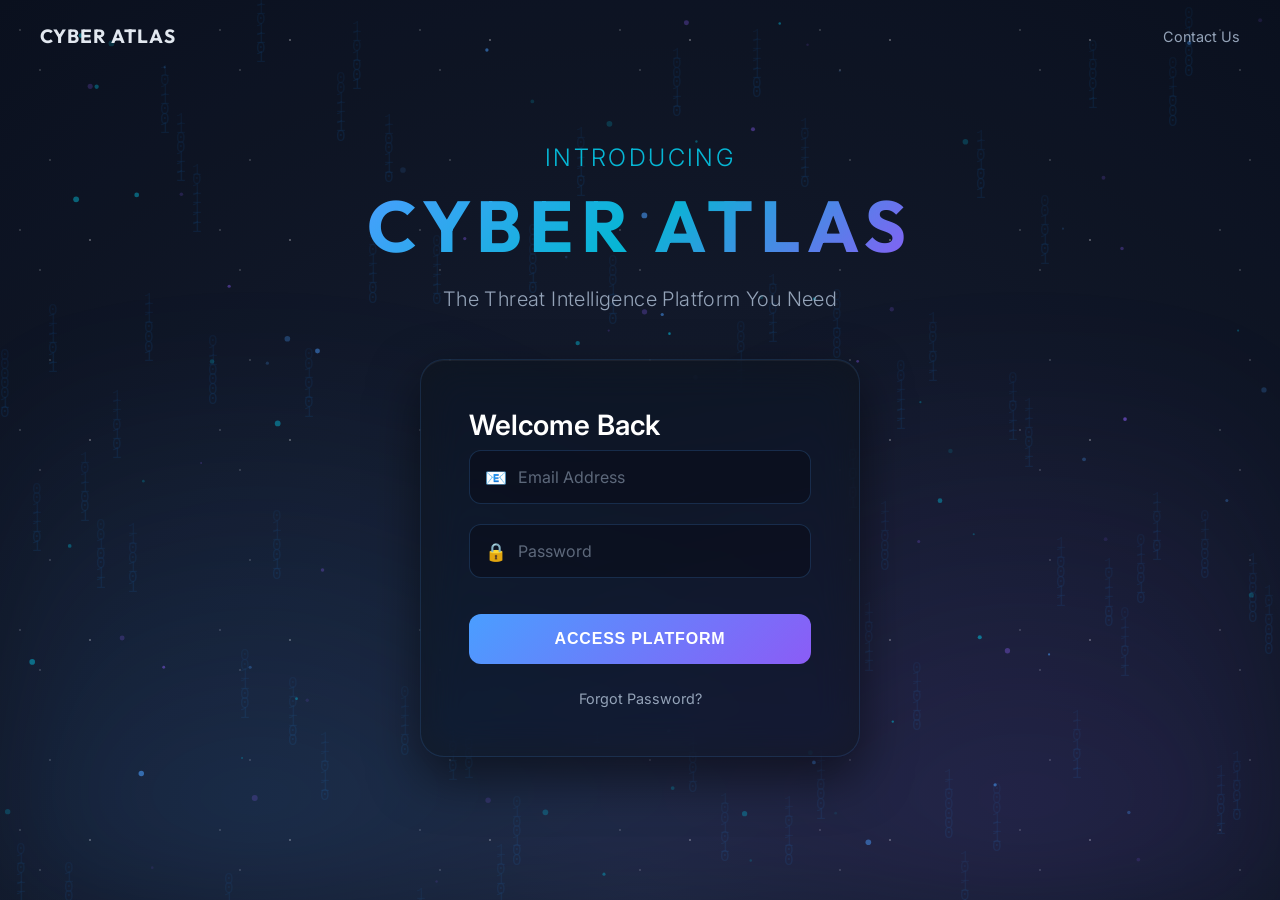
<file: frontend_static/index.html>
<!DOCTYPE html>
<html lang="en">
<head>
    <meta charset="UTF-8">
    <meta name="viewport" content="width=device-width, initial-scale=1.0">
    <title>Cyber Atlas | Thread Intelligence Platform</title>
    <link href="https://fonts.googleapis.com/css2?family=Inter:wght@300;400;500;600;700&family=Outfit:wght@300;400;600;700&display=swap" rel="stylesheet">
    <link rel="stylesheet" href="css/login.css">
    <style>
        /* Critical CSS for loading state */
        body { margin: 0; background: #000; overflow: hidden; }
        .loading-screen { position: fixed; inset: 0; display: flex; align-items: center; justify-content: center; z-index: 9999; background: #000; transition: opacity 0.5s; }
    </style>
</head>
<body>

    <!-- Background Layers -->
    <div class="space-background">
        <div class="stars"></div>
        <div class="nebula"></div>
        <canvas id="particle-canvas"></canvas>
        <canvas id="matrix-canvas"></canvas>
    </div>

    <!-- Main Content -->
    <header class="app-header">
        <div class="logo">CYBER ATLAS</div>
        <a href="#" class="contact-link">Contact Us</a>
    </header>

    <main class="login-container">
        <!-- Text Content -->
        <div class="hero-section">
            <h2 class="fade-in delay-1">Introducing</h2>
            <h1 class="main-title fade-in delay-2">CYBER ATLAS</h1>
            <p class="subtitle fade-in delay-3">The Threat Intelligence Platform You Need</p>
        </div>

        <!-- Login Card -->
        <div class="login-card glass slide-up delay-4">
            <h3 class="card-title">Welcome Back</h3>
            <form id="login-form">
                <div class="input-group">
                    <div class="input-wrapper">
                        <span class="input-icon">📧</span>
                        <input type="email" id="email" placeholder="Email Address" required>
                    </div>
                </div>

                <div class="input-group">
                    <div class="input-wrapper">
                        <span class="input-icon">🔒</span>
                        <input type="password" id="password" placeholder="Password" required>
                    </div>
                </div>

                <button type="submit" class="login-btn" id="login-btn">
                    <span>ACCESS PLATFORM</span>
                    <div class="btn-glow"></div>
                </button>
            </form>

            <div class="login-footer">
                <a href="#">Forgot Password?</a>
            </div>
        </div>
    </main>

    <script src="js/login.js"></script>
</body>
</html>
</file>
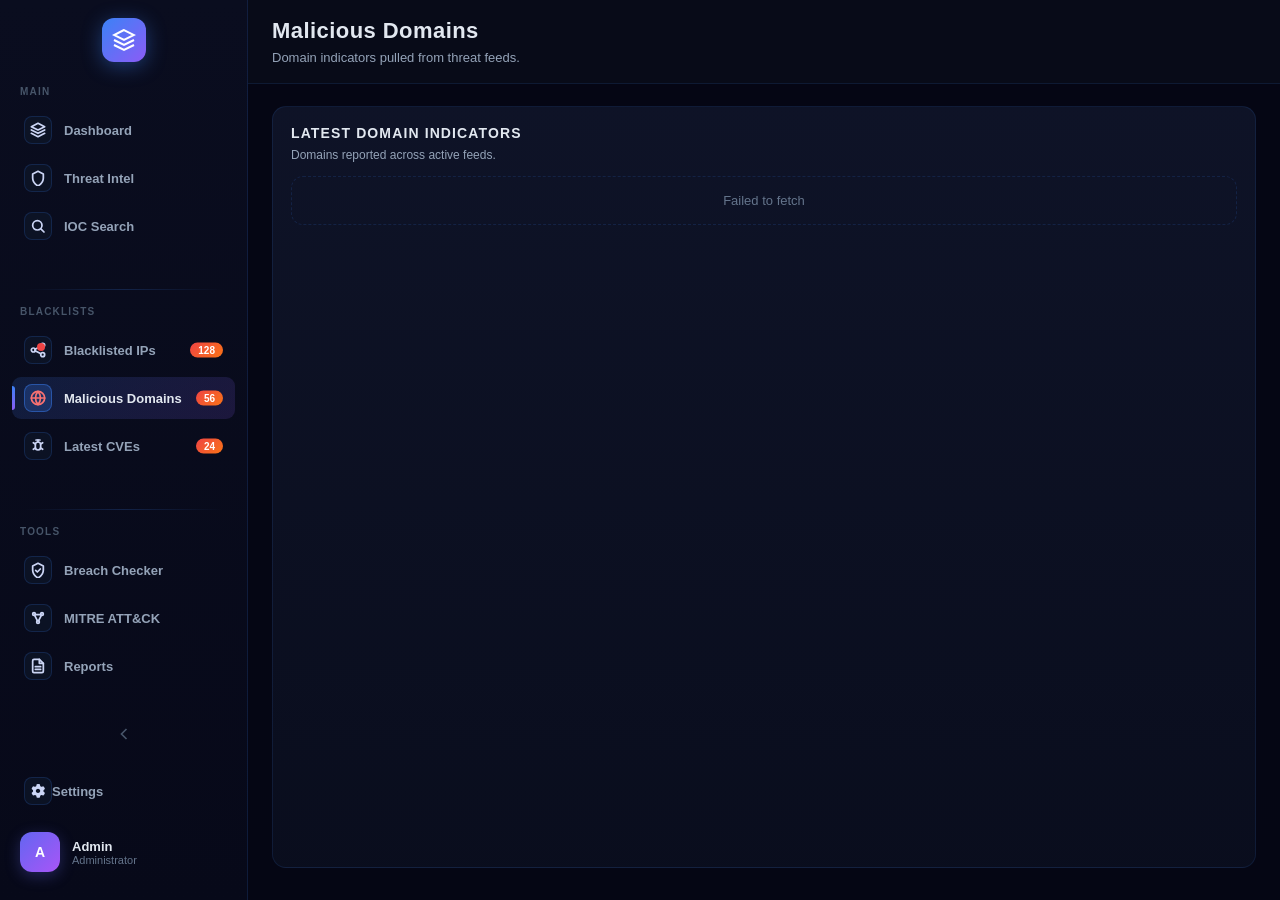
<file: frontend_static/blacklist-domains.html>
<!DOCTYPE html>
<html lang="en">

<head>
    <meta charset="UTF-8">
    <meta name="viewport" content="width=device-width, initial-scale=1.0">
    <title>Malicious Domains | Cyber Atlas</title>
    <link rel="stylesheet" href="https://cdnjs.cloudflare.com/ajax/libs/font-awesome/6.4.0/css/all.min.css">
    <link rel="stylesheet" href="css/dashboard.css">
    <link rel="stylesheet" href="css/sidebar.css?v=20260129a">
    <link rel="stylesheet" href="css/pages.css?v=20260129a">
</head>

<body class="page-shell">
    <div class="app-container">
        <aside class="sidebar" id="sidebar"></aside>

        <main class="main-content">
            <header class="page-header">
                <div class="page-title">
                    <h1>Malicious Domains</h1>
                    <p>Domain indicators pulled from threat feeds.</p>
                </div>
            </header>

            <section class="page-grid" id="domains-page">
                <div class="page-card">
                    <div class="page-card-header">
                        <div>
                            <h3>Latest Domain Indicators</h3>
                            <p class="page-subtext">Domains reported across active feeds.</p>
                        </div>
                        <span class="page-meta" id="domains-meta"></span>
                    </div>
                    <div id="domains-table"></div>
                    <div id="domains-pagination"></div>
                </div>
            </section>
        </main>
    </div>

    <script src="js/sidebar.js?v=20260129a"></script>
    <script src="js/page-utils.js?v=20260115b"></script>
    <script src="js/pages.js?v=20260129a"></script>
</body>

</html>
</file>
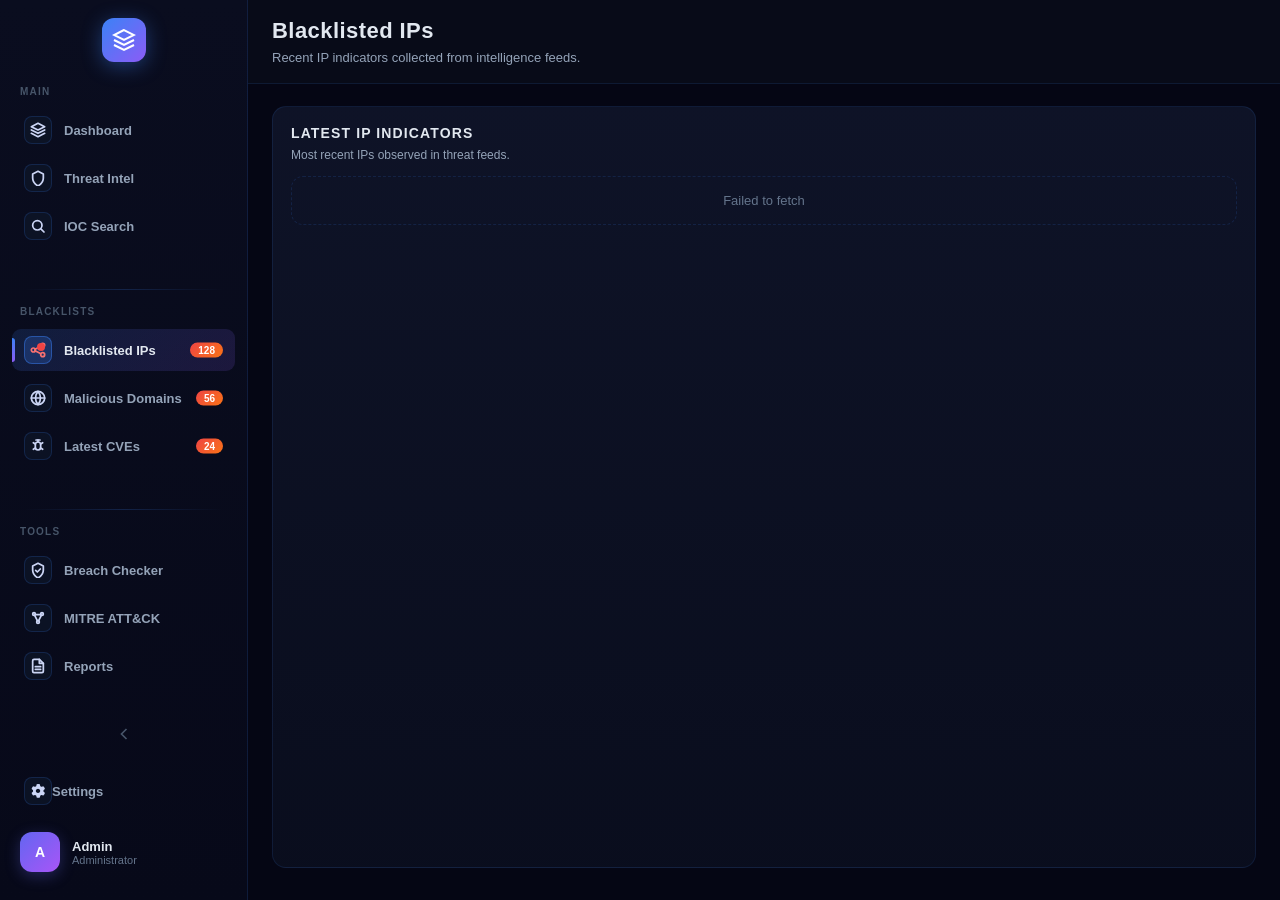
<file: frontend_static/blacklist-ips.html>
<!DOCTYPE html>
<html lang="en">

<head>
    <meta charset="UTF-8">
    <meta name="viewport" content="width=device-width, initial-scale=1.0">
    <title>Blacklisted IPs | Cyber Atlas</title>
    <link rel="stylesheet" href="https://cdnjs.cloudflare.com/ajax/libs/font-awesome/6.4.0/css/all.min.css">
    <link rel="stylesheet" href="css/dashboard.css">
    <link rel="stylesheet" href="css/sidebar.css?v=20260129a">
    <link rel="stylesheet" href="css/pages.css?v=20260129a">
</head>

<body class="page-shell">
    <div class="app-container">
        <aside class="sidebar" id="sidebar"></aside>

        <main class="main-content">
            <header class="page-header">
                <div class="page-title">
                    <h1>Blacklisted IPs</h1>
                    <p>Recent IP indicators collected from intelligence feeds.</p>
                </div>
            </header>

            <section class="page-grid" id="ips-page">
                <div class="page-card">
                    <div class="page-card-header">
                        <div>
                            <h3>Latest IP Indicators</h3>
                            <p class="page-subtext">Most recent IPs observed in threat feeds.</p>
                        </div>
                        <span class="page-meta" id="ips-meta"></span>
                    </div>
                    <div id="ips-table"></div>
                    <div id="ips-pagination"></div>
                </div>
            </section>
        </main>
    </div>

    <script src="js/sidebar.js?v=20260129a"></script>
    <script src="js/page-utils.js?v=20260115b"></script>
    <script src="js/pages.js?v=20260129a"></script>
</body>

</html>
</file>
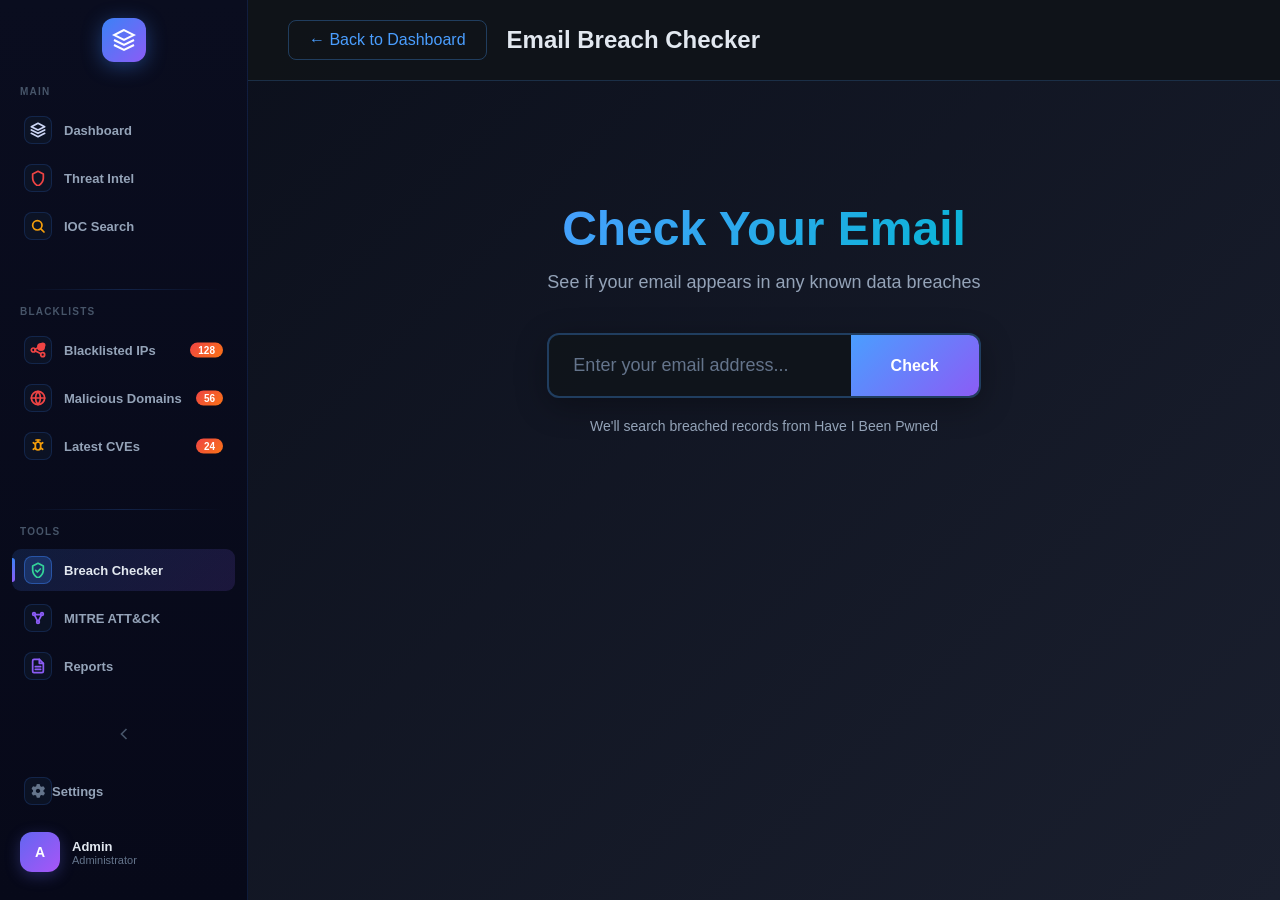
<file: frontend_static/breach-checker.html>
<!DOCTYPE html>
<html lang="en">
<head>
    <meta charset="UTF-8">
    <meta name="viewport" content="width=device-width, initial-scale=1.0">
    <title>Breach Check - Cyber Atlas</title>
    <link rel="stylesheet" href="https://cdnjs.cloudflare.com/ajax/libs/font-awesome/6.4.0/css/all.min.css">
    <link rel="stylesheet" href="css/dashboard.css">
    <link rel="stylesheet" href="css/sidebar.css?v=20260129a">
    <style>
        * {
            margin: 0;
            padding: 0;
            box-sizing: border-box;
        }

        body {
            background: linear-gradient(135deg, #0a0e1a 0%, #1a1f2e 100%);
            color: #e2e8f0;
            font-family: -apple-system, BlinkMacSystemFont, "Segoe UI", sans-serif;
            min-height: 100vh;
        }

        .breach-header {
            display: flex;
            align-items: center;
            gap: 20px;
            padding: 20px 40px;
            background: rgba(15, 20, 25, 0.95);
            border-bottom: 1px solid rgba(74, 158, 255, 0.2);
        }

        .btn-back {
            background: transparent;
            border: 1px solid rgba(74, 158, 255, 0.3);
            color: #4a9eff;
            padding: 10px 20px;
            border-radius: 8px;
            cursor: pointer;
            transition: all 0.3s ease;
            text-decoration: none;
            display: inline-block;
        }

        .btn-back:hover {
            background: rgba(74, 158, 255, 0.1);
            border-color: #4a9eff;
        }

        .breach-container {
            max-width: 1200px;
            margin: 40px auto;
            padding: 20px;
        }

        .search-section {
            text-align: center;
            padding: 60px 20px;
        }

        .search-section h1 {
            font-size: 48px;
            margin-bottom: 16px;
            background: linear-gradient(135deg, #4a9eff 0%, #06b6d4 100%);
            -webkit-background-clip: text;
            -webkit-text-fill-color: transparent;
        }

        .search-box-large {
            display: flex;
            max-width: 600px;
            margin: 40px auto 20px;
            background: rgba(15, 20, 25, 0.8);
            border: 2px solid rgba(74, 158, 255, 0.3);
            border-radius: 12px;
            overflow: hidden;
            box-shadow: 0 8px 32px rgba(0, 0, 0, 0.3);
        }

        .search-box-large input {
            flex: 1;
            background: transparent;
            border: none;
            padding: 20px 24px;
            color: #e2e8f0;
            font-size: 18px;
            outline: none;
        }

        .search-box-large input::placeholder {
            color: #64748b;
        }

        .btn-check {
            background: linear-gradient(135deg, #4a9eff 0%, #8b5cf6 100%);
            border: none;
            padding: 20px 40px;
            color: white;
            font-weight: 600;
            cursor: pointer;
            transition: all 0.3s ease;
            font-size: 16px;
        }

        .btn-check:hover:not(:disabled) {
            filter: brightness(1.2);
            transform: scale(1.02);
        }

        .btn-check:disabled {
            opacity: 0.6;
            cursor: not-allowed;
        }

        .search-hint {
            color: #94a3b8;
            font-size: 14px;
            margin-top: 12px;
        }

        .loader {
            display: inline-block;
            width: 20px;
            height: 20px;
            border: 3px solid rgba(255, 255, 255, 0.3);
            border-top-color: white;
            border-radius: 50%;
            animation: spin 0.8s linear infinite;
        }

        @keyframes spin {
            to { transform: rotate(360deg); }
        }

        .results-section {
            display: none;
            animation: fadeIn 0.5s ease-in;
        }

        @keyframes fadeIn {
            from { opacity: 0; }
            to { opacity: 1; }
        }

        .no-breach {
            text-align: center;
            padding: 80px 20px;
            position: relative;
        }

        .success-icon {
            width: 140px;
            height: 140px;
            margin: 0 auto 30px;
            background: linear-gradient(135deg, #10b981 0%, #06b6d4 100%);
            border-radius: 50%;
            display: flex;
            align-items: center;
            justify-content: center;
            font-size: 80px;
            animation: successPulse 2s ease-in-out infinite;
        }

        @keyframes successPulse {
            0%, 100% { transform: scale(1); box-shadow: 0 0 0 0 rgba(16, 185, 129, 0.7); }
            50% { transform: scale(1.05); box-shadow: 0 0 0 20px rgba(16, 185, 129, 0); }
        }

        .no-breach h2 {
            font-size: 42px;
            color: #10b981;
            margin-bottom: 16px;
        }

        .email-checked {
            font-size: 20px;
            color: #4a9eff;
            font-weight: 600;
            margin: 20px 0;
        }

        .success-message {
            font-size: 18px;
            color: #94a3b8;
            max-width: 600px;
            margin: 0 auto;
            line-height: 1.6;
        }

        #fireworks {
            position: fixed;
            top: 0;
            left: 0;
            width: 100%;
            height: 100%;
            pointer-events: none;
            z-index: 9999;
        }

        .breach-summary {
            text-align: center;
            margin-bottom: 50px;
            padding: 40px;
            background: rgba(239, 68, 68, 0.05);
            border: 2px solid rgba(239, 68, 68, 0.3);
            border-radius: 16px;
        }

        .breach-icon {
            font-size: 72px;
            margin-bottom: 20px;
        }

        .breach-summary h2 {
            font-size: 38px;
            color: #ef4444;
            margin-bottom: 16px;
        }

        .breach-stats {
            display: grid;
            grid-template-columns: repeat(3, 1fr);
            gap: 40px;
            margin-top: 40px;
            max-width: 900px;
            margin-left: auto;
            margin-right: auto;
        }

        .stat {
            text-align: center;
        }

        .stat-number {
            font-size: 52px;
            font-weight: 700;
            color: #ef4444;
            display: block;
            margin-bottom: 8px;
        }

        .stat-label {
            font-size: 14px;
            color: #94a3b8;
            text-transform: uppercase;
            letter-spacing: 0.05em;
        }

        .breach-cards {
            display: grid;
            gap: 24px;
            max-width: 1000px;
            margin: 0 auto;
        }

        .breach-card {
            background: rgba(15, 20, 25, 0.9);
            border: 1px solid rgba(74, 158, 255, 0.2);
            border-radius: 16px;
            padding: 28px;
            transition: all 0.3s ease;
            animation: slideIn 0.5s ease-out backwards;
        }

        .breach-card:hover {
            border-color: rgba(74, 158, 255, 0.5);
            box-shadow: 0 8px 32px rgba(74, 158, 255, 0.2);
            transform: translateY(-4px);
        }

        .breach-card:nth-child(1) { animation-delay: 0.1s; }
        .breach-card:nth-child(2) { animation-delay: 0.15s; }
        .breach-card:nth-child(3) { animation-delay: 0.2s; }
        .breach-card:nth-child(4) { animation-delay: 0.25s; }
        .breach-card:nth-child(5) { animation-delay: 0.3s; }

        @keyframes slideIn {
            from {
                opacity: 0;
                transform: translateX(-30px);
            }
            to {
                opacity: 1;
                transform: translateX(0);
            }
        }

        .breach-header-content {
            display: flex;
            align-items: center;
            gap: 20px;
            margin-bottom: 20px;
        }

        .breach-logo {
            width: 56px;
            height: 56px;
            border-radius: 10px;
            object-fit: cover;
            background: rgba(74, 158, 255, 0.1);
            border: 1px solid rgba(74, 158, 255, 0.2);
        }

        .breach-title-section {
            flex: 1;
        }

        .breach-title {
            font-size: 24px;
            font-weight: 600;
            color: #e2e8f0;
            margin-bottom: 6px;
        }

        .breach-domain {
            font-size: 14px;
            color: #64748b;
        }

        .breach-severity {
            padding: 8px 16px;
            border-radius: 8px;
            font-size: 13px;
            font-weight: 700;
            text-transform: uppercase;
            letter-spacing: 0.05em;
        }

        .severity-critical {
            background: rgba(239, 68, 68, 0.2);
            color: #ef4444;
            border: 2px solid rgba(239, 68, 68, 0.5);
        }

        .severity-high {
            background: rgba(245, 158, 11, 0.2);
            color: #f59e0b;
            border: 2px solid rgba(245, 158, 11, 0.5);
        }

        .severity-medium {
            background: rgba(251, 191, 36, 0.2);
            color: #fbbf24;
            border: 2px solid rgba(251, 191, 36, 0.5);
        }

        .severity-low {
            background: rgba(16, 185, 129, 0.2);
            color: #10b981;
            border: 2px solid rgba(16, 185, 129, 0.5);
        }

        .breach-meta {
            display: grid;
            grid-template-columns: repeat(3, 1fr);
            gap: 24px;
            margin-bottom: 20px;
            padding-bottom: 20px;
            border-bottom: 1px solid rgba(74, 158, 255, 0.1);
        }

        .meta-item {
            text-align: center;
        }

        .meta-label {
            font-size: 12px;
            color: #64748b;
            margin-bottom: 6px;
            display: block;
        }

        .meta-value {
            font-size: 16px;
            color: #e2e8f0;
            font-weight: 600;
        }

        .breach-description {
            font-size: 15px;
            color: #94a3b8;
            line-height: 1.7;
            margin-bottom: 20px;
        }

        .breach-data-classes {
            display: flex;
            flex-wrap: wrap;
            gap: 10px;
            margin-bottom: 16px;
        }

        .data-class-tag {
            background: rgba(74, 158, 255, 0.15);
            border: 1px solid rgba(74, 158, 255, 0.3);
            color: #4a9eff;
            padding: 6px 14px;
            border-radius: 8px;
            font-size: 13px;
            font-weight: 500;
        }

        .breach-badges {
            display: flex;
            gap: 10px;
        }

        .badge {
            padding: 6px 12px;
            border-radius: 6px;
            font-size: 12px;
            font-weight: 600;
        }

        .badge-verified {
            background: rgba(16, 185, 129, 0.2);
            color: #10b981;
            border: 1px solid rgba(16, 185, 129, 0.3);
        }

        .badge-sensitive {
            background: rgba(239, 68, 68, 0.2);
            color: #ef4444;
            border: 1px solid rgba(239, 68, 68, 0.3);
        }

        .badge-spam {
            background: rgba(100, 116, 139, 0.2);
            color: #94a3b8;
            border: 1px solid rgba(100, 116, 139, 0.3);
        }

        .error-message {
            background: rgba(239, 68, 68, 0.1);
            border: 1px solid rgba(239, 68, 68, 0.3);
            color: #ef4444;
            padding: 16px 24px;
            border-radius: 10px;
            margin: 20px auto;
            max-width: 600px;
            text-align: center;
        }

        @media (max-width: 768px) {
            .breach-stats {
                grid-template-columns: 1fr;
                gap: 24px;
            }

            .breach-meta {
                grid-template-columns: 1fr;
            }

            .search-section h1 {
                font-size: 32px;
            }
        }
    </style>
</head>
<body class="page-shell">
    <div class="app-container">
        <aside class="sidebar" id="sidebar"></aside>
        <main class="main-content">
            <header class="breach-header">
                <a href="dashboard.html" class="btn-back">&larr; Back to Dashboard</a>
                <h1 style="margin: 0; font-size: 24px;">Email Breach Checker</h1>
            </header>

            <div class="breach-container">
        <div class="search-section" id="searchSection">
            <h1>Check Your Email</h1>
            <p style="font-size: 18px; color: #94a3b8; margin-bottom: 40px;">
                See if your email appears in any known data breaches
            </p>

            <div class="search-box-large">
                <input
                    type="email"
                    id="emailInput"
                    placeholder="Enter your email address..."
                    autocomplete="email"
                />
                <button id="checkBtn" class="btn-check">
                    <span id="btnText">Check</span>
                    <span id="btnLoader" class="loader" style="display: none;"></span>
                </button>
            </div>

            <p class="search-hint">
                We'll search breached records from Have I Been Pwned
            </p>
        </div>

        <div class="results-section" id="resultsSection">
            <div class="no-breach" id="noBreach" style="display: none;">
                <div class="success-icon">&check;</div>
                <h2>Good News!</h2>
                <p class="email-checked" id="emailChecked"></p>
                <p class="success-message">
                    This email was not found in any known data breaches.<br>
                    Your credentials appear to be safe.
                </p>
                <canvas id="fireworks"></canvas>
            </div>

            <div id="breachResults" style="display: none;">
                <div class="breach-summary">
                    <div class="breach-icon">&#9888;</div>
                    <h2>Breaches Detected</h2>
                    <p class="email-checked" id="emailCheckedBreach"></p>

                    <div class="breach-stats">
                        <div class="stat">
                            <span class="stat-number" id="breachCount">0</span>
                            <span class="stat-label">Total Breaches</span>
                        </div>
                        <div class="stat">
                            <span class="stat-number" id="totalPwned">0</span>
                            <span class="stat-label">Accounts Exposed</span>
                        </div>
                        <div class="stat">
                            <span class="stat-number" id="mostRecent">N/A</span>
                            <span class="stat-label">Most Recent</span>
                        </div>
                    </div>
                </div>

                <div class="breach-cards" id="breachCards"></div>
            </div>
        </div>
            </div>
        </main>
    </div>

    <script src="js/sidebar.js?v=20260129a"></script>
    <script>
        class BreachChecker {
            constructor() {
                this.emailInput = document.getElementById("emailInput");
                this.checkBtn = document.getElementById("checkBtn");
                this.searchSection = document.getElementById("searchSection");
                this.resultsSection = document.getElementById("resultsSection");
                this.noBreach = document.getElementById("noBreach");
                this.breachResults = document.getElementById("breachResults");

                this.retryDelay = 2000;
                this.maxRetries = 5;

                this.init();
            }

            init() {
                this.emailInput.addEventListener("keypress", (e) => {
                    if (e.key === "Enter") {
                        this.checkEmail();
                    }
                });

                this.checkBtn.addEventListener("click", () => {
                    this.checkEmail();
                });
            }

            async checkEmail() {
                const email = this.emailInput.value.trim();

                if (!this.isValidEmail(email)) {
                    alert("Please enter a valid email address");
                    return;
                }

                this.setLoading(true);

                try {
                    const data = await this.fetchWithRetry(email);
                    this.displayResults(email, data);
                } catch (error) {
                    console.error("Breach check failed:", error);
                    this.showError(error.message);
                } finally {
                    this.setLoading(false);
                }
            }

            async fetchWithRetry(email, attempt = 1) {
                const url = `https://haveibeenpwned.com/unifiedsearch/${encodeURIComponent(email)}`;

                try {
                    const response = await fetch(url, {
                        method: "GET",
                        headers: {
                            "Accept": "application/json"
                        }
                    });

                    if (response.status === 404) {
                        return { Breaches: [], Pastes: null };
                    }

                    if (response.status === 429) {
                        if (attempt >= this.maxRetries) {
                            throw new Error("Rate limit exceeded. Please wait a few minutes and try again.");
                        }

                        const delay = this.retryDelay * Math.pow(2, attempt - 1);
                        await this.sleep(delay);
                        return this.fetchWithRetry(email, attempt + 1);
                    }

                    if (response.ok) {
                        return await response.json();
                    }

                    throw new Error(`Failed to check breaches (Status: ${response.status})`);
                } catch (error) {
                    if (error.name === "TypeError") {
                        throw new Error("Direct browser access is blocked by HIBP (CORS/auth). Use a proxy or API key.");
                    }
                    throw error;
                }
            }

            displayResults(email, data) {
                this.searchSection.style.display = "none";
                this.resultsSection.style.display = "block";

                const breaches = data.Breaches || [];

                if (breaches.length === 0) {
                    this.showNoBreach(email);
                } else {
                    this.showBreaches(email, breaches);
                }
            }

            showNoBreach(email) {
                this.noBreach.style.display = "block";
                this.breachResults.style.display = "none";

                document.getElementById("emailChecked").textContent = email;
                this.launchFireworks();
            }

            showBreaches(email, breaches) {
                this.noBreach.style.display = "none";
                this.breachResults.style.display = "block";

                const totalPwned = breaches.reduce((sum, b) => sum + (b.PwnCount || 0), 0);
                const mostRecent = breaches
                    .map((b) => new Date(b.BreachDate))
                    .sort((a, b) => b - a)[0];

                document.getElementById("emailCheckedBreach").textContent = email;
                document.getElementById("breachCount").textContent = breaches.length;
                document.getElementById("totalPwned").textContent = this.formatNumber(totalPwned);
                document.getElementById("mostRecent").textContent = this.formatDate(mostRecent);

                const container = document.getElementById("breachCards");
                container.innerHTML = "";

                breaches.forEach((breach) => {
                    const card = this.createBreachCard(breach);
                    container.appendChild(card);
                });
            }

            createBreachCard(breach) {
                const card = document.createElement("div");
                card.className = "breach-card";

                const severity = this.calculateSeverity(breach.PwnCount, breach.IsSensitive);
                const description = this.stripHTML(breach.Description || "");

                card.innerHTML = `
                    <div class="breach-header-content">
                        <img
                            src="${breach.LogoPath || ""}"
                            alt="${breach.Title || "Breach"}"
                            class="breach-logo"
                            onerror="this.src='data:image/svg+xml,%3Csvg xmlns=%22http://www.w3.org/2000/svg%22 width=%2256%22 height=%2256%22%3E%3Crect fill=%22%234a9eff%22 width=%2256%22 height=%2256%22/%3E%3C/svg%3E'"
                        />
                        <div class="breach-title-section">
                            <div class="breach-title">${breach.Title || breach.Name || "Unknown Breach"}</div>
                            ${breach.Domain ? `<div class="breach-domain">${breach.Domain}</div>` : ""}
                        </div>
                        <div class="breach-severity severity-${severity}">
                            ${severity}
                        </div>
                    </div>

                    <div class="breach-meta">
                        <div class="meta-item">
                            <span class="meta-label">Breach Date</span>
                            <span class="meta-value">${this.formatDate(breach.BreachDate)}</span>
                        </div>
                        <div class="meta-item">
                            <span class="meta-label">Accounts Affected</span>
                            <span class="meta-value">${this.formatNumber(breach.PwnCount || 0)}</span>
                        </div>
                        <div class="meta-item">
                            <span class="meta-label">Added to HIBP</span>
                            <span class="meta-value">${this.formatDate(breach.AddedDate)}</span>
                        </div>
                    </div>

                    <div class="breach-description">
                        ${description.length > 250 ? description.substring(0, 250) + "..." : description}
                    </div>

                    <div class="breach-data-classes">
                        ${(breach.DataClasses || []).map((dc) => `<span class="data-class-tag">${dc}</span>`).join("")}
                    </div>

                    <div class="breach-badges">
                        ${breach.IsVerified ? '<span class="badge badge-verified">Verified</span>' : ""}
                        ${breach.IsSensitive ? '<span class="badge badge-sensitive">Sensitive</span>' : ""}
                        ${breach.IsSpamList ? '<span class="badge badge-spam">Spam List</span>' : ""}
                    </div>
                `;

                return card;
            }

            calculateSeverity(pwnCount, isSensitive) {
                if (isSensitive || pwnCount > 100000000) return "critical";
                if (pwnCount > 10000000) return "high";
                if (pwnCount > 1000000) return "medium";
                return "low";
            }

            stripHTML(html) {
                const div = document.createElement("div");
                div.innerHTML = html;
                return div.textContent || div.innerText || "";
            }

            formatNumber(num) {
                if (num >= 1000000000) return (num / 1000000000).toFixed(1) + "B";
                if (num >= 1000000) return (num / 1000000).toFixed(1) + "M";
                if (num >= 1000) return (num / 1000).toFixed(1) + "K";
                return num.toString();
            }

            formatDate(dateStr) {
                if (!dateStr) return "N/A";
                const date = new Date(dateStr);
                if (Number.isNaN(date.getTime())) return "N/A";
                const months = ["Jan", "Feb", "Mar", "Apr", "May", "Jun", "Jul", "Aug", "Sep", "Oct", "Nov", "Dec"];
                return `${months[date.getMonth()]} ${date.getFullYear()}`;
            }

            launchFireworks() {
                const canvas = document.getElementById("fireworks");
                const ctx = canvas.getContext("2d");

                canvas.width = window.innerWidth;
                canvas.height = window.innerHeight;
                canvas.style.display = "block";

                const particles = [];
                const colors = ["#4a9eff", "#10b981", "#06b6d4", "#8b5cf6", "#fbbf24", "#ec4899"];

                class Particle {
                    constructor(x, y) {
                        this.x = x;
                        this.y = y;
                        this.vx = (Math.random() - 0.5) * 8;
                        this.vy = (Math.random() - 0.5) * 8;
                        this.alpha = 1;
                        this.color = colors[Math.floor(Math.random() * colors.length)];
                        this.size = Math.random() * 3 + 2;
                    }

                    update() {
                        this.x += this.vx;
                        this.y += this.vy;
                        this.vy += 0.15;
                        this.alpha -= 0.008;
                    }

                    draw() {
                        ctx.save();
                        ctx.globalAlpha = this.alpha;
                        ctx.fillStyle = this.color;
                        ctx.shadowBlur = 10;
                        ctx.shadowColor = this.color;
                        ctx.beginPath();
                        ctx.arc(this.x, this.y, this.size, 0, Math.PI * 2);
                        ctx.fill();
                        ctx.restore();
                    }
                }

                function createExplosion() {
                    const x = Math.random() * canvas.width;
                    const y = Math.random() * (canvas.height * 0.6);

                    for (let i = 0; i < 50; i++) {
                        particles.push(new Particle(x, y));
                    }
                }

                function animate() {
                    ctx.fillStyle = "rgba(10, 14, 26, 0.15)";
                    ctx.fillRect(0, 0, canvas.width, canvas.height);

                    for (let i = particles.length - 1; i >= 0; i--) {
                        particles[i].update();
                        particles[i].draw();

                        if (particles[i].alpha <= 0) {
                            particles.splice(i, 1);
                        }
                    }

                    if (particles.length > 0) {
                        requestAnimationFrame(animate);
                    } else {
                        canvas.style.display = "none";
                    }
                }

                for (let i = 0; i < 8; i++) {
                    setTimeout(createExplosion, i * 400);
                }

                animate();
            }

            isValidEmail(email) {
                return /^[^\s@]+@[^\s@]+\.[^\s@]+$/.test(email);
            }

            setLoading(loading) {
                this.checkBtn.disabled = loading;
                document.getElementById("btnText").style.display = loading ? "none" : "inline";
                document.getElementById("btnLoader").style.display = loading ? "inline-block" : "none";
            }

            showError(message) {
                this.resultsSection.style.display = "block";
                this.resultsSection.innerHTML = `
                    <div class="error-message">
                        <strong>Error:</strong> ${message}
                    </div>
                    <div style="text-align: center; margin-top: 20px;">
                        <button class="btn-back" onclick="location.reload()">Try Again</button>
                    </div>
                `;
            }

            sleep(ms) {
                return new Promise((resolve) => setTimeout(resolve, ms));
            }
        }

        document.addEventListener("DOMContentLoaded", () => {
            new BreachChecker();
        });
    </script>
</body>
</html>
</file>
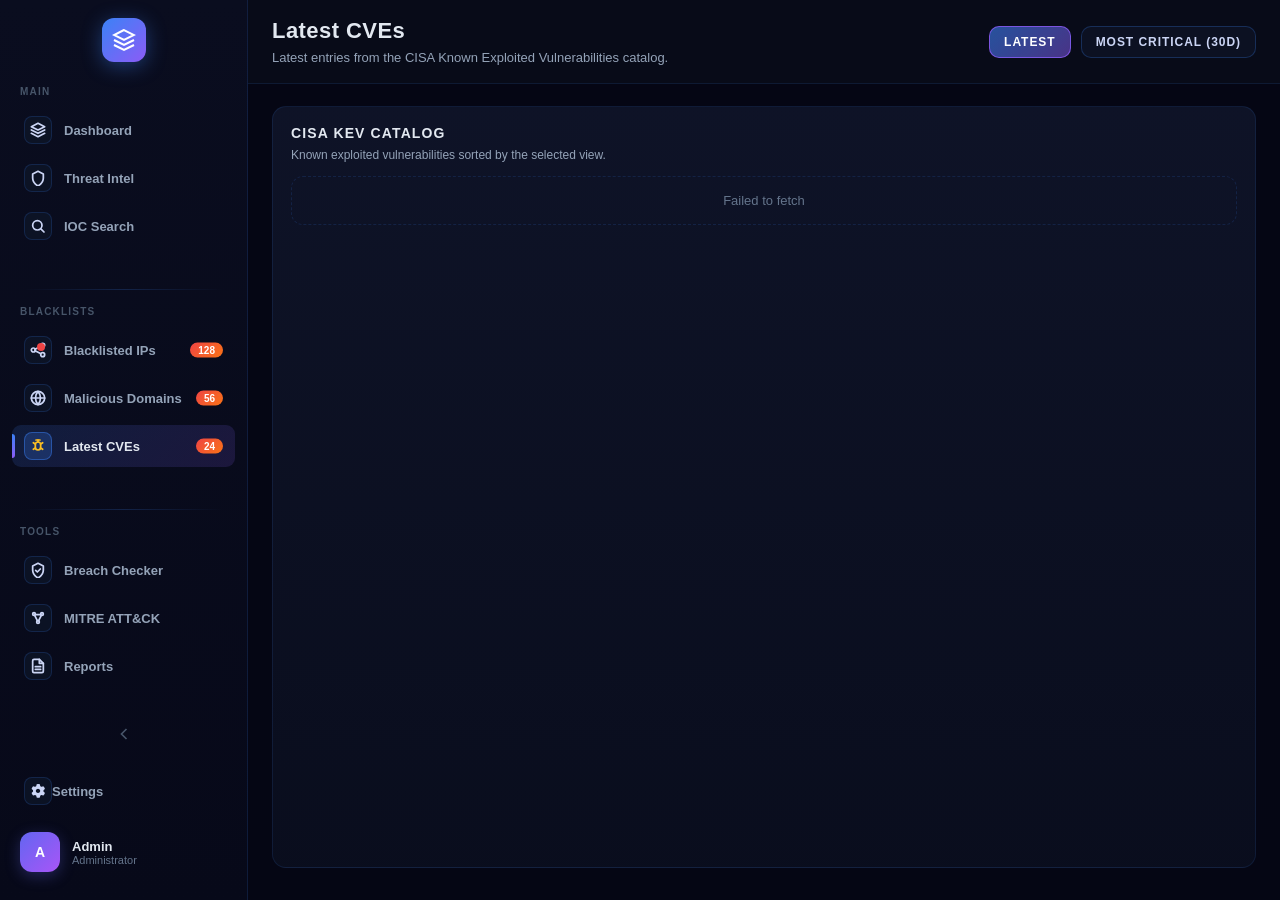
<file: frontend_static/cves.html>
<!DOCTYPE html>
<html lang="en">

<head>
    <meta charset="UTF-8">
    <meta name="viewport" content="width=device-width, initial-scale=1.0">
    <title>Latest CVEs | Cyber Atlas</title>
    <link rel="stylesheet" href="https://cdnjs.cloudflare.com/ajax/libs/font-awesome/6.4.0/css/all.min.css">
    <link rel="stylesheet" href="css/dashboard.css">
    <link rel="stylesheet" href="css/sidebar.css?v=20260129a">
    <link rel="stylesheet" href="css/pages.css?v=20260129a">
</head>

<body class="page-shell">
    <div class="app-container">
        <aside class="sidebar" id="sidebar"></aside>

        <main class="main-content">
            <header class="page-header">
                <div class="page-title">
                    <h1>Latest CVEs</h1>
                    <p>Latest entries from the CISA Known Exploited Vulnerabilities catalog.</p>
                </div>
                <div class="page-actions">
                    <button class="page-filter-btn is-active" type="button" data-cve-sort="latest">
                        Latest
                    </button>
                    <button class="page-filter-btn" type="button" data-cve-sort="critical" data-days="30">
                        Most Critical (30d)
                    </button>
                </div>
            </header>

            <section class="page-grid" id="cves-page">
                <div class="page-card">
                    <div class="page-card-header">
                        <div>
                            <h3>CISA KEV Catalog</h3>
                            <p class="page-subtext">Known exploited vulnerabilities sorted by the selected view.</p>
                        </div>
                        <span class="page-meta" id="cves-meta"></span>
                    </div>
                    <div id="cves-list" class="page-list"></div>
                    <div id="cves-pagination"></div>
                </div>
            </section>
        </main>
    </div>

    <script src="js/sidebar.js?v=20260129a"></script>
    <script src="js/page-utils.js?v=20260115b"></script>
    <script src="js/pages.js?v=20260129a"></script>
</body>

</html>
</file>
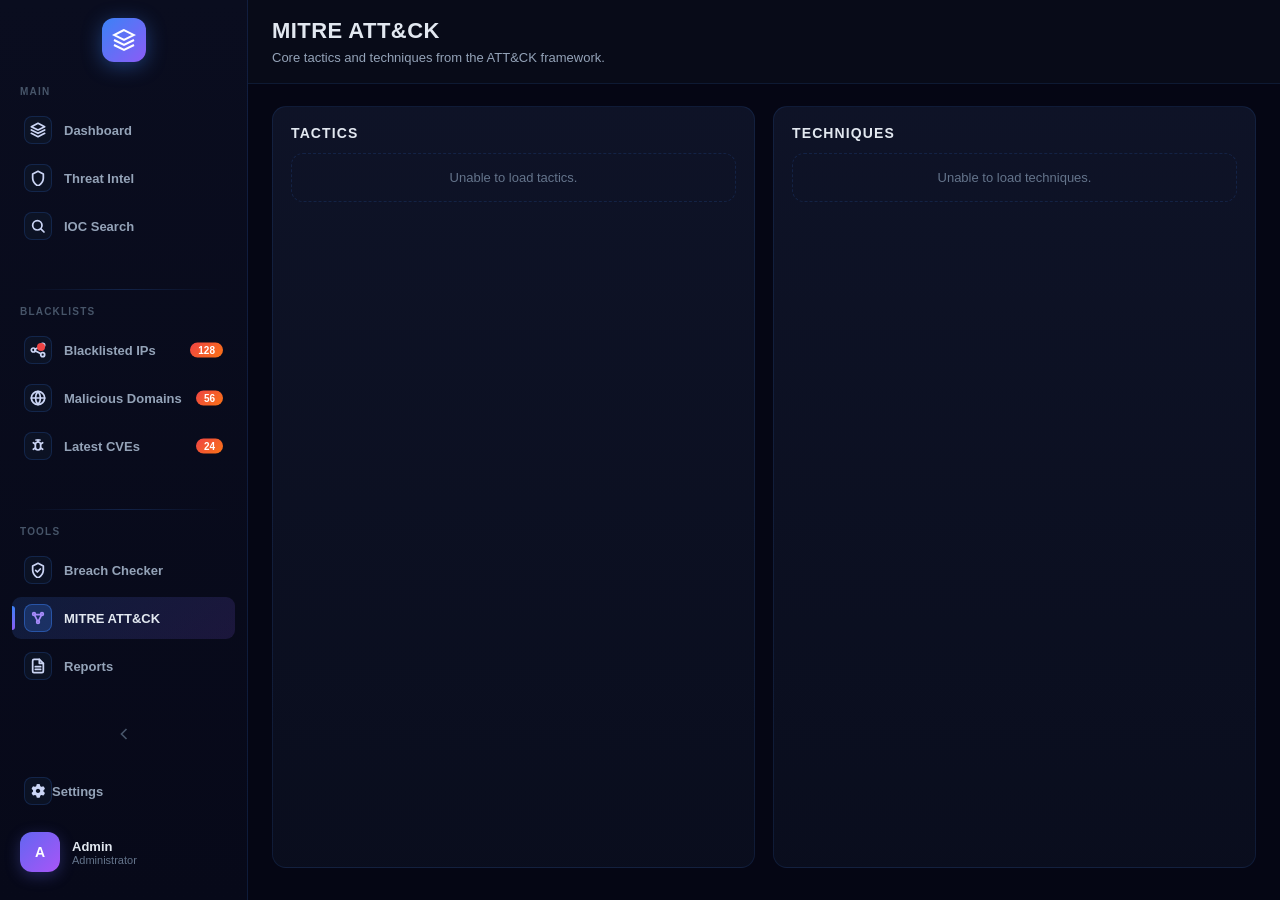
<file: frontend_static/mitre.html>
<!DOCTYPE html>
<html lang="en">

<head>
    <meta charset="UTF-8">
    <meta name="viewport" content="width=device-width, initial-scale=1.0">
    <title>MITRE ATT&CK | Cyber Atlas</title>
    <link rel="stylesheet" href="https://cdnjs.cloudflare.com/ajax/libs/font-awesome/6.4.0/css/all.min.css">
    <link rel="stylesheet" href="css/dashboard.css">
    <link rel="stylesheet" href="css/sidebar.css?v=20260129a">
    <link rel="stylesheet" href="css/pages.css?v=20260129a">
</head>

<body class="page-shell">
    <div class="app-container">
        <aside class="sidebar" id="sidebar"></aside>

        <main class="main-content">
            <header class="page-header">
                <div class="page-title">
                    <h1>MITRE ATT&CK</h1>
                    <p>Core tactics and techniques from the ATT&CK framework.</p>
                </div>
            </header>

            <section class="page-grid two-col" id="mitre-page">
                <div class="page-card">
                    <h3>Tactics</h3>
                    <div id="mitre-tactics-list" class="page-list"></div>
                </div>
                <div class="page-card">
                    <h3>Techniques</h3>
                    <div id="mitre-techniques-list" class="page-list"></div>
                </div>
            </section>
        </main>
    </div>

    <script src="js/sidebar.js?v=20260129a"></script>
    <script src="js/page-utils.js?v=20260115b"></script>
    <script src="js/pages.js?v=20260129a"></script>
</body>

</html>
</file>
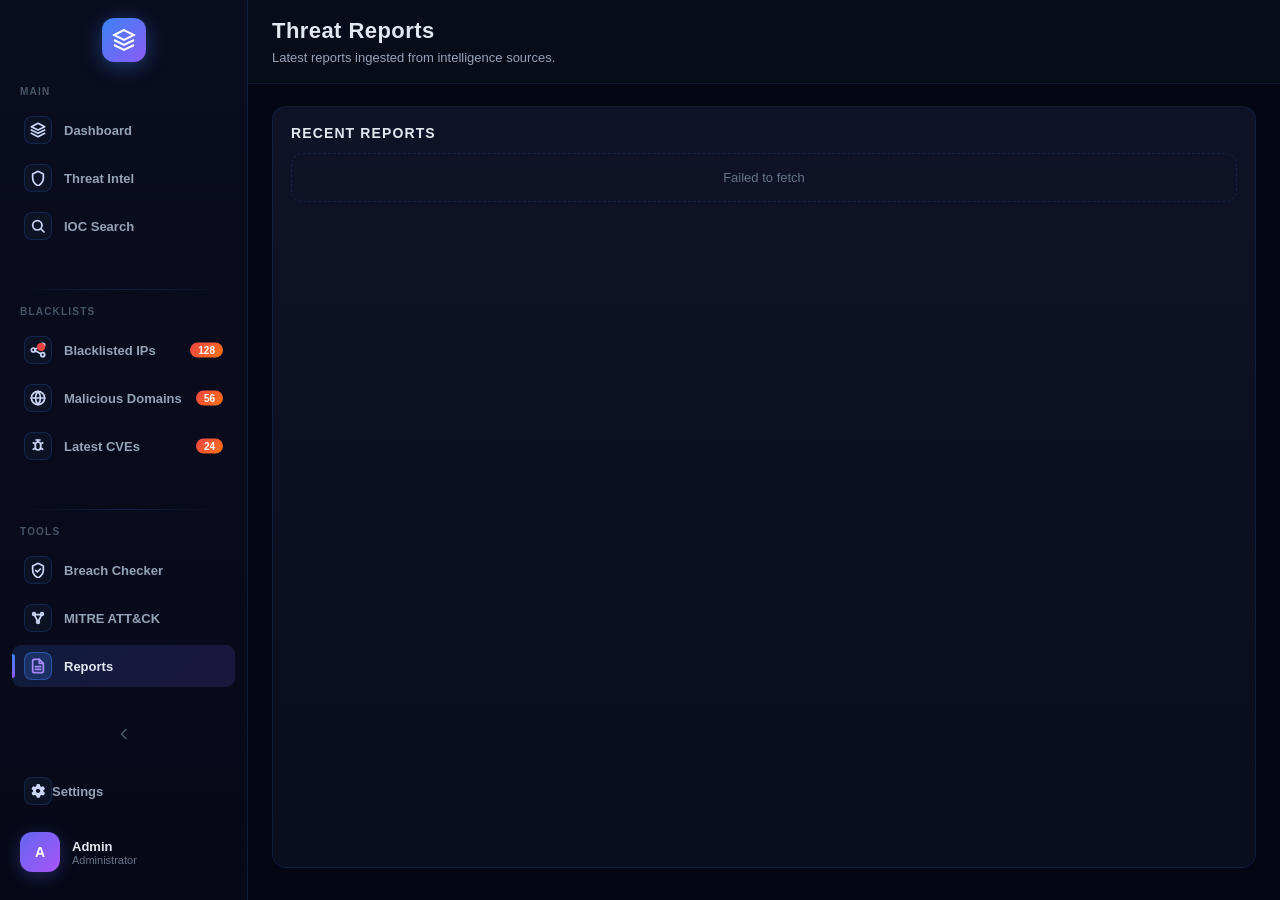
<file: frontend_static/reports.html>
<!DOCTYPE html>
<html lang="en">

<head>
    <meta charset="UTF-8">
    <meta name="viewport" content="width=device-width, initial-scale=1.0">
    <title>Reports | Cyber Atlas</title>
    <link rel="stylesheet" href="https://cdnjs.cloudflare.com/ajax/libs/font-awesome/6.4.0/css/all.min.css">
    <link rel="stylesheet" href="css/dashboard.css">
    <link rel="stylesheet" href="css/sidebar.css?v=20260129a">
    <link rel="stylesheet" href="css/pages.css?v=20260129a">
</head>

<body class="page-shell">
    <div class="app-container">
        <aside class="sidebar" id="sidebar"></aside>

        <main class="main-content">
            <header class="page-header">
                <div class="page-title">
                    <h1>Threat Reports</h1>
                    <p>Latest reports ingested from intelligence sources.</p>
                </div>
            </header>

            <section class="page-grid" id="reports-page">
                <div class="page-card">
                    <h3>Recent Reports</h3>
                    <div id="reports-list" class="page-list"></div>
                </div>
            </section>
        </main>
    </div>

    <script src="js/sidebar.js?v=20260129a"></script>
    <script src="js/page-utils.js?v=20260115b"></script>
    <script src="js/pages.js?v=20260129a"></script>
</body>

</html>
</file>
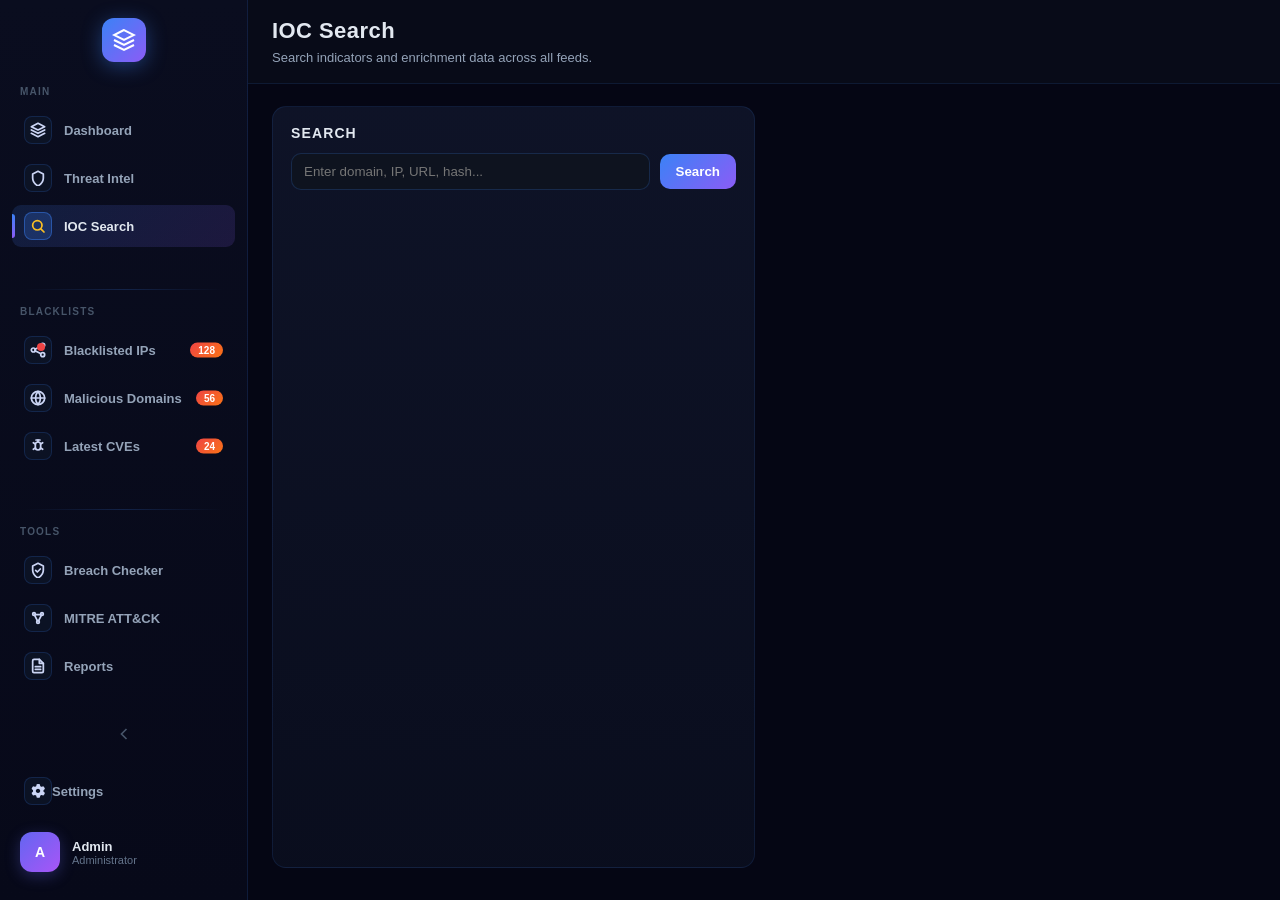
<file: frontend_static/search.html>
<!DOCTYPE html>
<html lang="en">

<head>
    <meta charset="UTF-8">
    <meta name="viewport" content="width=device-width, initial-scale=1.0">
    <title>IOC Search | Cyber Atlas</title>
    <link rel="stylesheet" href="https://cdnjs.cloudflare.com/ajax/libs/font-awesome/6.4.0/css/all.min.css">
    <link rel="stylesheet" href="css/dashboard.css">
    <link rel="stylesheet" href="css/sidebar.css?v=20260129a">
    <link rel="stylesheet" href="css/pages.css?v=20260129a">
</head>

<body class="page-shell">
    <div class="app-container">
        <aside class="sidebar" id="sidebar"></aside>

        <main class="main-content">
            <header class="page-header">
                <div class="page-title">
                    <h1>IOC Search</h1>
                    <p>Search indicators and enrichment data across all feeds.</p>
                </div>
            </header>

            <section class="page-grid two-col" id="search-page">
                <div class="page-card">
                    <h3>Search</h3>
                    <form id="ioc-search-form" class="page-search">
                        <input id="ioc-search-input" type="text" placeholder="Enter domain, IP, URL, hash..." />
                        <button type="submit">Search</button>
                    </form>
                    <div id="ioc-search-results" style="margin-top: 16px;"></div>
                </div>
                <div id="ioc-search-enrichment"></div>
            </section>
        </main>
    </div>

    <script src="js/sidebar.js?v=20260129a"></script>
    <script src="js/page-utils.js?v=20260115b"></script>
    <script src="js/pages.js?v=20260129a"></script>
</body>

</html>
</file>
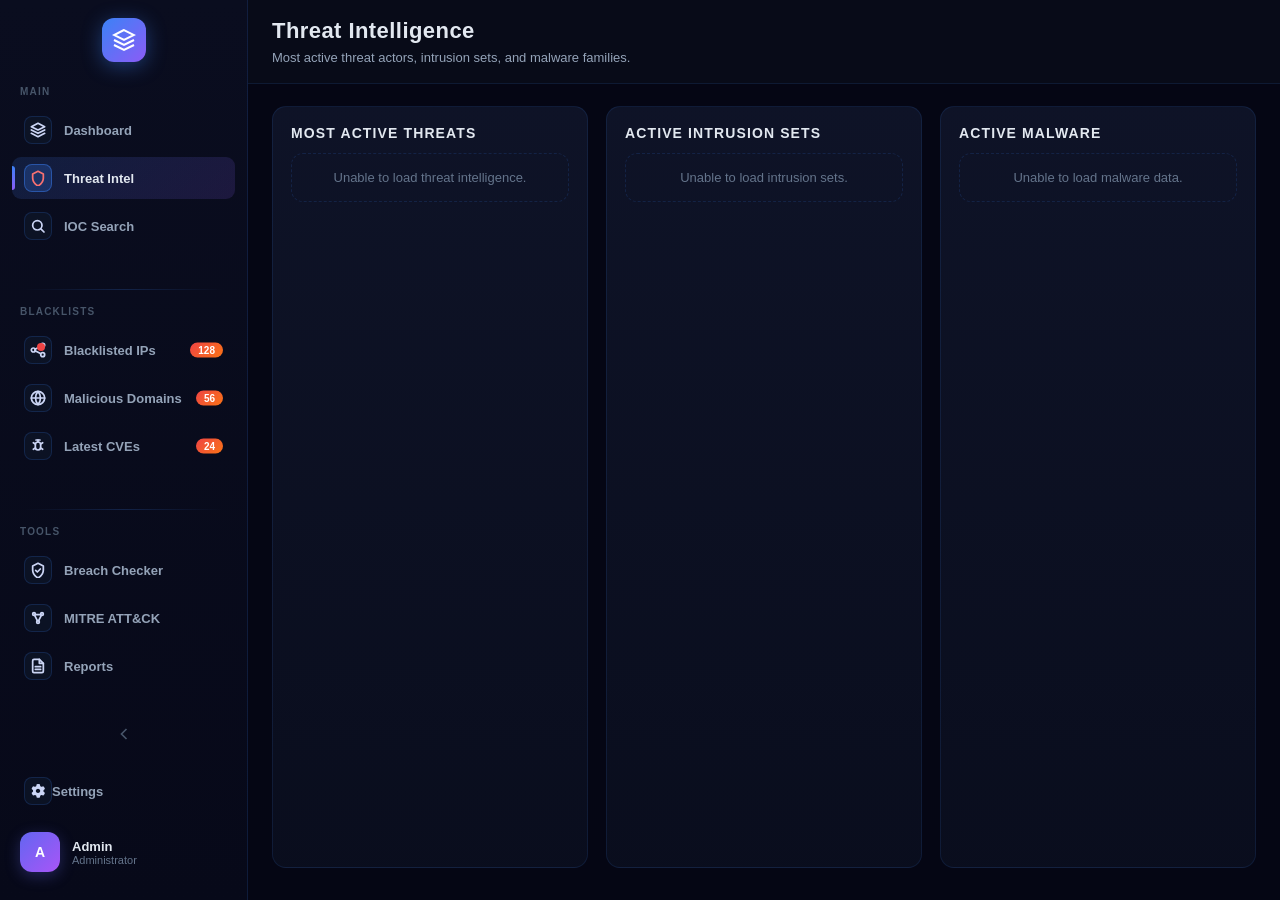
<file: frontend_static/threats.html>
<!DOCTYPE html>
<html lang="en">

<head>
    <meta charset="UTF-8">
    <meta name="viewport" content="width=device-width, initial-scale=1.0">
    <title>Threat Intel | Cyber Atlas</title>
    <link rel="stylesheet" href="https://cdnjs.cloudflare.com/ajax/libs/font-awesome/6.4.0/css/all.min.css">
    <link rel="stylesheet" href="css/dashboard.css">
    <link rel="stylesheet" href="css/sidebar.css?v=20260129a">
    <link rel="stylesheet" href="css/pages.css?v=20260129a">
</head>

<body class="page-shell">
    <div class="app-container">
        <aside class="sidebar" id="sidebar"></aside>

        <main class="main-content">
            <header class="page-header">
                <div class="page-title">
                    <h1>Threat Intelligence</h1>
                    <p>Most active threat actors, intrusion sets, and malware families.</p>
                </div>
            </header>

            <section class="page-grid three-col" id="threats-page">
                <div class="page-card">
                    <h3>Most Active Threats</h3>
                    <div id="most-active-threats-list" class="page-list"></div>
                </div>
                <div class="page-card">
                    <h3>Active Intrusion Sets</h3>
                    <div id="intrusion-sets-list" class="page-list"></div>
                </div>
                <div class="page-card">
                    <h3>Active Malware</h3>
                    <div id="active-malware-list" class="page-list"></div>
                </div>
            </section>
        </main>
    </div>

    <script src="js/sidebar.js?v=20260129a"></script>
    <script src="js/page-utils.js?v=20260115b"></script>
    <script src="js/pages.js?v=20260129a"></script>
</body>

</html>
</file>
<file: frontend_static/css/login.css>
:root {
    --space-bg-primary: #0a0e1a;
    --space-bg-secondary: #0f1419;
    --accent-blue: #4a9eff;
    --accent-purple: #8b5cf6;
    --accent-cyan: #06b6d4;
    --text-primary: #e2e8f0;
    --text-secondary: #94a3b8;
    --glass-border: rgba(74, 158, 255, 0.15);
}

* {
    box-sizing: border-box;
    margin: 0;
    padding: 0;
}

body {
    font-family: 'Inter', sans-serif;
    background-color: var(--space-bg-primary);
    color: var(--text-primary);
    min-height: 100vh;
    overflow: hidden;
    /* Prevent scroll on space view */
}

/* Background Layers */
.space-background {
    position: fixed;
    inset: 0;
    z-index: -1;
    background: radial-gradient(circle at center bottom, #1a2035 0%, #0a0e1a 100%);
}

.stars {
    position: absolute;
    inset: 0;
    background-image:
        radial-gradient(1px 1px at 20px 30px, #fff, rgba(0, 0, 0, 0)),
        radial-gradient(1px 1px at 40px 70px, #fff, rgba(0, 0, 0, 0)),
        radial-gradient(1px 1px at 50px 160px, #fff, rgba(0, 0, 0, 0)),
        radial-gradient(1.5px 1.5px at 90px 40px, #fff, rgba(0, 0, 0, 0));
    background-size: 200px 200px;
    opacity: 0.5;
}

.nebula {
    position: absolute;
    bottom: 0;
    left: 0;
    right: 0;
    height: 60vh;
    background:
        radial-gradient(circle at 20% 100%, rgba(74, 158, 255, 0.15), transparent 50%),
        radial-gradient(circle at 80% 100%, rgba(139, 92, 246, 0.15), transparent 50%);
    filter: blur(60px);
}

#particle-canvas {
    position: absolute;
    inset: 0;
    width: 100%;
    height: 100%;
}

/* Matrix Rain */
#particle-canvas {
    z-index: 1;
}

#matrix-canvas {
    position: absolute;
    inset: 0;
    width: 100%;
    height: 100%;
    pointer-events: none;
    opacity: 0.28;
    z-index: 2;
    mix-blend-mode: screen;
    filter: blur(0.2px);
}

/* Login Container */
.login-container {
    position: relative;
    height: 100vh;
    display: flex;
    flex-direction: column;
    align-items: center;
    justify-content: center;
    padding: 20px;
    z-index: 10;
}

/* Header */
.app-header {
    position: absolute;
    top: 0;
    left: 0;
    right: 0;
    padding: 24px 40px;
    display: flex;
    justify-content: space-between;
    align-items: center;
}

.logo {
    font-family: 'Outfit', sans-serif;
    font-weight: 700;
    font-size: 1.2rem;
    letter-spacing: 0.05em;
    color: var(--text-primary);
}

.contact-link {
    color: var(--text-secondary);
    text-decoration: none;
    font-size: 0.9rem;
    transition: color 0.3s;
}

.contact-link:hover {
    color: var(--accent-blue);
}

/* Hero Text */
.hero-section {
    text-align: center;
    margin-bottom: 3rem;
}

.hero-section h2 {
    font-size: 1.5rem;
    font-weight: 300;
    color: var(--accent-cyan);
    letter-spacing: 0.1em;
    text-transform: uppercase;
    margin-bottom: 0.5rem;
}

.hero-section h1 {
    font-family: 'Outfit', sans-serif;
    margin-bottom: 1rem;
}

/* Title with animated sharpening shadow */
.main-title {
    font-size: 72px;
    font-weight: 700;
    background: linear-gradient(135deg, #4a9eff 0%, #06b6d4 50%, #8b5cf6 100%);
    -webkit-background-clip: text;
    -webkit-text-fill-color: transparent;
    background-clip: text;
    letter-spacing: 0.1em;
    position: relative;
    animation: titleSharpen 3s ease-in-out infinite;
}

/* Animated shadow that passes through */
.main-title::before {
    content: 'CYBER ATLAS';
    position: absolute;
    top: 0;
    left: 0;
    width: 100%;
    height: 100%;
    background: linear-gradient(135deg, #4a9eff 0%, #06b6d4 50%, #8b5cf6 100%);
    -webkit-background-clip: text;
    -webkit-text-fill-color: transparent;
    background-clip: text;
    filter: blur(0px);
    opacity: 0;
    animation: shadowPass 3s ease-in-out infinite;
}

.glow-text {
    animation: textGlow 3s ease-in-out infinite alternate;
}

.subtitle {
    font-size: 1.25rem;
    color: var(--text-secondary);
    font-weight: 300;
    letter-spacing: 0.02em;
}

.branding {
    margin-top: 1rem;
    font-size: 0.875rem;
    color: var(--text-secondary);
    opacity: 0.7;
    letter-spacing: 0.2em;
    text-transform: uppercase;
}

/* Glass Login Card */
.glass {
    background: rgba(15, 20, 25, 0.6);
    backdrop-filter: blur(20px) saturate(180%);
    border: 1px solid var(--glass-border);
    border-radius: 24px;
    box-shadow:
        0 20px 50px rgba(0, 0, 0, 0.5),
        inset 0 1px 0 rgba(255, 255, 255, 0.05);
}

.login-card {
    width: 100%;
    max-width: 440px;
    padding: 48px;
    transform: translateY(20px);
    opacity: 0;
}

.card-title {
    font-size: 1.75rem;
    font-weight: 600;
    margin-bottom: 0.5rem;
    color: white;
}

.card-desc {
    color: var(--text-secondary);
    margin-bottom: 2rem;
    font-size: 0.95rem;
}

/* Form Elements */
.input-group {
    margin-bottom: 1.25rem;
}

.input-wrapper {
    position: relative;
}

.input-icon {
    position: absolute;
    left: 16px;
    top: 50%;
    transform: translateY(-50%);
    font-size: 1.1rem;
    z-index: 2;
}

input {
    width: 100%;
    background: rgba(10, 14, 26, 0.6);
    border: 1px solid rgba(74, 158, 255, 0.2);
    border-radius: 12px;
    padding: 16px 16px 16px 48px;
    color: white;
    font-size: 1rem;
    font-family: inherit;
    transition: all 0.3s;
}

input:focus {
    outline: none;
    border-color: var(--accent-blue);
    background: rgba(10, 14, 26, 0.8);
    box-shadow: 0 0 0 4px rgba(74, 158, 255, 0.1);
}

input::placeholder {
    color: rgba(148, 163, 184, 0.6);
}

/* Button */
.login-btn {
    width: 100%;
    margin-top: 1rem;
    padding: 16px;
    background: linear-gradient(135deg, var(--accent-blue) 0%, var(--accent-purple) 100%);
    border: none;
    border-radius: 12px;
    color: white;
    font-weight: 600;
    font-size: 1rem;
    letter-spacing: 0.05em;
    cursor: pointer;
    position: relative;
    overflow: hidden;
    transition: transform 0.2s;
}

.login-btn:hover {
    transform: translateY(-2px);
    box-shadow: 0 10px 25px rgba(74, 158, 255, 0.4);
}

.btn-glow {
    position: absolute;
    top: -50%;
    left: -50%;
    width: 200%;
    height: 200%;
    background: radial-gradient(circle, rgba(255, 255, 255, 0.2) 0%, transparent 60%);
    transform: scale(0);
    transition: transform 0.6s;
}

.login-btn:hover .btn-glow {
    transform: scale(1);
}

.login-footer {
    margin-top: 1.5rem;
    text-align: center;
}

.login-footer a {
    color: var(--text-secondary);
    text-decoration: none;
    font-size: 0.9rem;
}

.login-footer a:hover {
    color: var(--accent-blue);
}


/* Animations */
@keyframes fadeIn {
    from {
        opacity: 0;
    }

    to {
        opacity: 1;
    }
}

@keyframes slideUp {
    from {
        opacity: 0;
        transform: translateY(40px);
    }

    to {
        opacity: 1;
        transform: translateY(0);
    }
}

@keyframes textGlow {
    from {
        text-shadow: 0 0 20px rgba(74, 158, 255, 0.2);
    }

    to {
        text-shadow: 0 0 40px rgba(74, 158, 255, 0.5);
    }
}

/* Sharpening animation */
@keyframes titleSharpen {
    0%, 100% {
        filter: blur(0.5px) contrast(100%);
        text-shadow:
            0 0 20px rgba(74, 158, 255, 0.3),
            0 0 40px rgba(74, 158, 255, 0.2);
    }
    50% {
        filter: blur(0px) contrast(120%);
        text-shadow:
            0 0 30px rgba(74, 158, 255, 0.6),
            0 0 60px rgba(74, 158, 255, 0.4),
            0 2px 10px rgba(0, 0, 0, 0.8);
    }
}

/* Shadow sweep animation */
@keyframes shadowPass {
    0% {
        opacity: 0;
        transform: translateX(-100%);
        filter: blur(2px);
    }
    50% {
        opacity: 0.8;
        transform: translateX(0%);
        filter: blur(0px) drop-shadow(0 0 20px rgba(74, 158, 255, 0.8));
    }
    100% {
        opacity: 0;
        transform: translateX(100%);
        filter: blur(2px);
    }
}


.fade-in {
    opacity: 0;
    animation: fadeIn 1s ease-out forwards;
}

.slide-up {
    animation: slideUp 0.8s ease-out forwards;
}

.delay-1 {
    animation-delay: 0.2s;
}

.delay-2 {
    animation-delay: 0.4s;
}

.delay-3 {
    animation-delay: 0.6s;
}

.delay-4 {
    animation-delay: 0.8s;
}
</file>
<file: frontend_static/css/dashboard.css>
:root {
    --bg-dark: #050614;
    --card-bg: #0b0d21;
    --card-header-bg: #0f112a;
    --text-primary: #ffffff;
    --text-secondary: #8b9bb4;
    --accent: #3b82f6;
    --accent-glow: rgba(59, 130, 246, 0.5);
    --border-color: #1e293b;
    --success: #10b981;
    --danger: #ef4444;
    --grid-gap: 10px;
    /* Tighter gap */
    --font-heading: 'Outfit', sans-serif;
    --font-body: 'Inter', sans-serif;
}

* {
    box-sizing: border-box;
    margin: 0;
    padding: 0;
}

body {
    background-color: var(--bg-dark);
    color: var(--text-primary);
    font-family: var(--font-body);
    height: 100vh;
    width: 100vw;
    overflow: hidden;
    margin: 0;
}

.app-container {
    display: flex;
    width: 100%;
    height: 100%;
}

/* Scrollbar */
::-webkit-scrollbar {
    width: 6px;
    height: 6px;
}

::-webkit-scrollbar-track {
    background: var(--bg-dark);
}

::-webkit-scrollbar-thumb {
    background: #334155;
    border-radius: 3px;
}

/* -------------------------------------------------------------------------- */
/*                                   Sidebar                                  */
/* -------------------------------------------------------------------------- */
.sidebar {
    width: 50px;
    background: var(--card-bg);
    border-right: 1px solid var(--border-color);
    display: flex;
    flex-direction: column;
    align-items: center;
    padding: 15px 0;
    flex-shrink: 0;
    /* Prevent shrinking */
    z-index: 100;
}

.sidebar-icon {
    width: 35px;
    height: 35px;
    display: flex;
    align-items: center;
    justify-content: center;
    color: var(--text-secondary);
    border-radius: 8px;
    margin-bottom: 10px;
    cursor: pointer;
    transition: all 0.2s;
}

.sidebar-icon:hover,
.sidebar-icon.active {
    background: var(--accent);
    color: white;
    box-shadow: 0 0 10px var(--accent-glow);
}

.sidebar-logo-bottom {
    margin-top: auto;
}

.avatar {
    width: 35px;
    height: 35px;
    background: linear-gradient(135deg, #6366f1, #a855f7);
    border-radius: 50%;
    display: flex;
    align-items: center;
    justify-content: center;
    font-weight: bold;
    font-size: 14px;
}

/* -------------------------------------------------------------------------- */
/*                                Main Content                                */
/* -------------------------------------------------------------------------- */
.main-content {
    flex: 1;
    display: flex;
    flex-direction: column;
    height: 100vh;
    min-width: 0;
    /* Crucial for Grid overflow fix */
}

.top-header {
    height: 50px;
    background: var(--card-bg);
    border-bottom: 1px solid var(--border-color);
    display: flex;
    align-items: center;
    justify-content: space-between;
    padding: 0 20px;
    flex-shrink: 0;
}

.search-bar {
    background: #1e293b;
    padding: 6px 12px;
    border-radius: 4px;
    display: flex;
    align-items: center;
    width: 300px;
    font-size: 13px;
    position: relative;
}

.search-bar input {
    background: transparent;
    border: none;
    outline: none;
    color: white;
    margin-left: 10px;
    width: 100%;
}

.header-actions i {
    color: var(--text-secondary);
    margin-left: 20px;
    cursor: pointer;
    transition: color 0.2s;
}

.header-actions i:hover {
    color: white;
}

.breach-checker {
    position: fixed;
    top: 2px;
    right: 18px;
    z-index: 260;
    display: flex;
    align-items: center;
    gap: 6px;
    background: rgba(15, 17, 42, 0.95);
    border: 1px solid var(--border-color);
    border-radius: 10px;
    padding: 8px 12px;
    box-shadow: 0 12px 28px rgba(0, 0, 0, 0.45);
    backdrop-filter: blur(12px);
}

.breach-checker i {
    display: none;
}

.breach-checker input {
    background: transparent;
    border: none;
    outline: none;
    color: #e2e8f0;
    width: 230px;
    font-size: 12px;
}

.breach-checker input::placeholder {
    color: #64748b;
}

.breach-checker button {
    background: linear-gradient(135deg, #f97316, #ef4444);
    color: #0f172a;
    border: none;
    border-radius: 6px;
    padding: 4px 12px;
    font-size: 11px;
    font-weight: 700;
    cursor: pointer;
}

.breach-checker button:hover {
    filter: brightness(1.05);
}

.breach-checker.is-hidden {
    display: none;
}

.breach-inline-error {
    position: absolute;
    top: calc(100% + 6px);
    right: 0;
    background: rgba(15, 23, 42, 0.9);
    border: 1px solid rgba(239, 68, 68, 0.35);
    color: #fecaca;
    font-size: 11px;
    padding: 6px 10px;
    border-radius: 6px;
    max-width: 240px;
    display: none;
    pointer-events: none;
}

.breach-inline-error.is-visible {
    display: block;
}

.breach-panel {
    position: fixed;
    top: 0;
    right: 0;
    left: 50px;
    bottom: 0;
    z-index: 240;
    background: radial-gradient(circle at top right, rgba(239, 68, 68, 0.18), transparent 45%),
        radial-gradient(circle at top left, rgba(249, 115, 22, 0.18), transparent 50%),
        #070818;
    padding: 70px 30px 30px;
    overflow-y: auto;
    display: none;
}

.breach-panel.is-active {
    display: block;
}

body.breach-active .dashboard-grid,
body.breach-active .top-header {
    opacity: 0;
    pointer-events: none;
}

.breach-panel.is-safe {
    background: radial-gradient(circle at top right, rgba(16, 185, 129, 0.18), transparent 45%),
        radial-gradient(circle at top left, rgba(34, 197, 94, 0.18), transparent 50%),
        #070818;
}

.breach-panel-header {
    display: flex;
    justify-content: space-between;
    align-items: center;
    margin-bottom: 24px;
}

.breach-panel-title {
    font-size: 22px;
    font-family: var(--font-heading);
    font-weight: 600;
}

.breach-panel-subtitle {
    font-size: 13px;
    color: #94a3b8;
}

.breach-reset {
    background: transparent;
    color: #cbd5e1;
    border: 1px solid rgba(148, 163, 184, 0.4);
    border-radius: 6px;
    padding: 6px 12px;
    font-size: 11px;
    cursor: pointer;
}

.breach-summary {
    display: flex;
    gap: 16px;
    flex-wrap: wrap;
    margin-bottom: 24px;
}

.breach-summary-card {
    background: rgba(15, 23, 42, 0.75);
    border: 1px solid rgba(148, 163, 184, 0.15);
    border-radius: 12px;
    padding: 16px 18px;
    min-width: 160px;
}

.breach-summary-card span {
    display: block;
    font-size: 11px;
    color: #94a3b8;
    margin-bottom: 6px;
    text-transform: uppercase;
    letter-spacing: 0.5px;
}

.breach-summary-card strong {
    font-size: 18px;
    color: #f8fafc;
}

.breach-safe-banner {
    display: flex;
    align-items: center;
    gap: 16px;
    background: rgba(15, 23, 42, 0.8);
    border: 1px solid rgba(16, 185, 129, 0.35);
    border-radius: 14px;
    padding: 24px;
    margin-bottom: 24px;
    color: #bbf7d0;
}

.breach-safe-icon {
    width: 54px;
    height: 54px;
    border-radius: 50%;
    background: rgba(16, 185, 129, 0.15);
    display: flex;
    align-items: center;
    justify-content: center;
    font-size: 22px;
}

.breach-cards {
    display: grid;
    grid-template-columns: repeat(auto-fit, minmax(260px, 1fr));
    gap: 18px;
}

.breach-card {
    background: rgba(10, 12, 30, 0.9);
    border: 1px solid rgba(239, 68, 68, 0.35);
    border-radius: 14px;
    padding: 18px;
    box-shadow: 0 16px 30px rgba(0, 0, 0, 0.35);
    display: flex;
    flex-direction: column;
    gap: 12px;
}

.breach-card.safe {
    border-color: rgba(16, 185, 129, 0.4);
}

.breach-card-header {
    display: flex;
    align-items: center;
    justify-content: space-between;
    gap: 12px;
}

.breach-logo {
    width: 44px;
    height: 44px;
    border-radius: 10px;
    background: rgba(15, 23, 42, 0.6);
    object-fit: contain;
    padding: 6px;
}

.breach-title {
    font-size: 14px;
    font-weight: 600;
    color: #f8fafc;
    margin-bottom: 2px;
}

.breach-date {
    font-size: 11px;
    color: #94a3b8;
}

.breach-verified {
    display: inline-flex;
    align-items: center;
    gap: 4px;
    color: #f97316;
    font-size: 11px;
    font-weight: 600;
}

.breach-description {
    font-size: 12px;
    color: #cbd5e1;
    line-height: 1.4;
}

.breach-description a {
    color: #f97316;
    text-decoration: none;
}

.breach-description a:hover {
    text-decoration: underline;
}

.breach-tags {
    display: flex;
    flex-wrap: wrap;
    gap: 6px;
}

.breach-tag {
    background: rgba(239, 68, 68, 0.18);
    color: #fecaca;
    border-radius: 999px;
    padding: 3px 8px;
    font-size: 10px;
    font-weight: 500;
}

.breach-tag.safe {
    background: rgba(16, 185, 129, 0.18);
    color: #bbf7d0;
}

.breach-metric {
    font-size: 11px;
    color: #94a3b8;
}


.search-suggestions {
    position: absolute;
    top: 36px;
    left: 0;
    width: 360px;
    max-height: 320px;
    background: #0f112a;
    border: 1px solid var(--border-color);
    border-radius: 6px;
    box-shadow: 0 12px 30px rgba(0, 0, 0, 0.35);
    display: none;
    flex-direction: column;
    overflow-y: auto;
    z-index: 200;
}

.search-suggestions.show {
    display: flex;
}

.suggestion-group {
    padding: 10px 12px 4px;
    border-bottom: 1px solid rgba(148, 163, 184, 0.12);
}

.suggestion-group:last-child {
    border-bottom: none;
}

.suggestion-title {
    font-size: 10px;
    text-transform: uppercase;
    letter-spacing: 0.6px;
    color: var(--text-secondary);
    margin-bottom: 6px;
}

.suggestion-item {
    display: flex;
    justify-content: space-between;
    align-items: center;
    padding: 6px 8px;
    border-radius: 4px;
    cursor: pointer;
    transition: background 0.15s ease;
    font-size: 12px;
}

.suggestion-item:hover {
    background: rgba(59, 130, 246, 0.12);
}

.suggestion-meta {
    color: var(--text-secondary);
    font-size: 10px;
}

/* -------------------------------------------------------------------------- */
/*                               Dashboard Grid                               */
/* -------------------------------------------------------------------------- */
.dashboard-grid {
    flex: 1;
    padding: 15px;
    overflow-y: auto;
    display: flex;
    flex-direction: column;
    gap: 15px;
}

/* Row 1: KPI Stats */
.kpi-row {
    display: grid;
    grid-template-columns: repeat(6, 1fr);
    gap: 15px;
    height: 80px;
    min-height: 80px;
}

.kpi-card {
    background: var(--card-bg);
    border: 1px solid var(--border-color);
    border-radius: 4px;
    padding: 12px;
    display: flex;
    flex-direction: column;
    justify-content: space-between;
    min-width: 0;
}

.kpi-title {
    color: var(--text-secondary);
    font-size: 10px;
    font-weight: 700;
    text-transform: uppercase;
    letter-spacing: 0.5px;
}

.kpi-value-group {
    display: flex;
    align-items: baseline;
    gap: 10px;
}

.kpi-value-group .value {
    font-size: 24px;
    font-weight: 700;
    font-family: var(--font-heading);
    color: white;
}

.kpi-value-group .change {
    font-size: 11px;
    padding: 2px 6px;
    border-radius: 4px;
}

.change.positive {
    color: var(--success);
    background: rgba(16, 185, 129, 0.1);
}

.change.negative {
    color: var(--danger);
    background: rgba(239, 68, 68, 0.1);
}


/* Row 2: Map & Regional (Centerpiece) */
.map-row {
    display: grid;
    grid-template-columns: 1fr 1fr 2fr 1fr 1fr;
    /* Center map is 2x wider */
    gap: 15px;
    height: 300px;
    /* Fixed height for consistency */
    min-height: 300px;
}

/* Row 3: Sectors & Tools */
.bottom-row {
    display: grid;
    grid-template-columns: repeat(5, 1fr);
    gap: 15px;
    height: 220px;
    min-height: 220px;
}

/* Row 4: Footer */
.footer-row {
    display: grid;
    grid-template-columns: 1.3fr 2fr 1.2fr 1fr 0.9fr;
    gap: 15px;
    height: 160px;
    min-height: 160px;
    margin-bottom: 20px;
}


/* -------------------------------------------------------------------------- */
/*                                Generic Cards                               */
/* -------------------------------------------------------------------------- */
.chart-card,
.map-card,
.info-card {
    background: var(--card-bg);
    border: 1px solid var(--border-color);
    border-radius: 4px;
    display: flex;
    flex-direction: column;
    overflow: hidden;
    min-width: 0;
    /* Crucial for chart resizing */
}

.card-header {
    height: 30px;
    background: var(--card-header-bg);
    border-bottom: 1px solid var(--border-color);
    display: flex;
    align-items: center;
    justify-content: space-between;
    padding: 0 10px;
    flex-shrink: 0;
}

.card-header h3 {
    font-size: 9px;
    font-weight: 700;
    color: var(--text-secondary);
    text-transform: uppercase;
}

.card-header i {
    font-size: 12px;
    color: var(--accent);
    cursor: pointer;
}

.card-body {
    flex: 1;
    padding: 10px;
    position: relative;
    overflow: hidden;
    /* Ensure charts don't spill */
}

.card-body canvas {
    width: 100%;
    height: 100%;
    display: block;
}

#section-active-ttps .card-body {
    display: flex;
    flex-direction: column;
    gap: 8px;
}

#section-active-ttps canvas {
    flex: 1;
}

#chartTTPsLegend {
    max-height: 60px;
    overflow-y: auto;
    padding-top: 4px;
}

/* Responsive Grid Logic for smaller screens */
@media (max-width: 1400px) {
    .kpi-row {
        grid-template-columns: repeat(3, 1fr);
        height: auto;
    }

    .map-row {
        grid-template-columns: repeat(2, 1fr);
        height: auto;
    }

    .map-card {
        grid-column: span 2;
        height: 350px;
        order: -1;
    }

    .bottom-row {
        grid-template-columns: repeat(3, 1fr);
        height: auto;
    }

    .footer-row {
        grid-template-columns: 1fr 1fr;
        height: auto;
    }
}


/* -------------------------------------------------------------------------- */
/*                                Utility Classes                              */
/* -------------------------------------------------------------------------- */

/* Map specific */
.map-container {
    padding: 0;
    background: #080a1a;
}

#world-map {
    width: 100%;
    height: 100%;
}

/* Lists */
.styled-list {
    list-style: none;
    font-size: 12px;
}

.styled-list li {
    display: flex;
    justify-content: space-between;
    padding: 6px 0;
    border-bottom: 1px solid rgba(255, 255, 255, 0.05);
}

.styled-list li:last-child {
    border-bottom: none;
}

#latest-campaigns {
    overflow-y: auto;
    padding-right: 6px;
    scrollbar-gutter: stable;
}

#latest-campaigns .campaign-item {
    padding: 6px 4px;
    border-bottom: 1px solid rgba(148, 163, 184, 0.12);
}

#latest-campaigns .campaign-item:last-child {
    border-bottom: none;
}

#section-latest-reports .card-body {
    overflow-y: auto;
    padding-right: 6px;
    scrollbar-gutter: stable;
}

#latest-reports tr {
    border-bottom: 1px solid rgba(148, 163, 184, 0.12);
}

#latest-reports tr:last-child {
    border-bottom: none;
}

#vuln-list {
    max-height: 200px;
    overflow-y: auto;
    padding-right: 6px;
}

#vuln-list li {
    display: grid;
    grid-template-columns: 26px 1fr auto;
    gap: 12px;
    align-items: center;
    padding: 12px 4px;
    border-bottom: 1px solid rgba(148, 163, 184, 0.12);
    transition: background 0.15s ease;
    cursor: pointer;
}

#vuln-list li:hover {
    background: rgba(59, 130, 246, 0.05);
}

#vuln-list li:last-child {
    border-bottom: none;
}

.vuln-icon {
    width: 22px;
    height: 22px;
    border-radius: 50%;
    border: 1.5px solid rgba(148, 163, 184, 0.35);
    background: rgba(148, 163, 184, 0.06);
    display: inline-flex;
    align-items: center;
    justify-content: center;
    color: #94a3b8;
    font-size: 11px;
}

.vuln-name {
    font-size: 13px;
    color: #38bdf8;
    font-weight: 500;
    letter-spacing: 0.3px;
}

.vuln-count {
    color: #38bdf8;
    font-weight: 700;
    font-size: 14px;
    min-width: 40px;
    text-align: right;
}

#most-active-threats li {
    cursor: pointer;
}

.badge {
    padding: 2px 6px;
    border-radius: 3px;
    font-size: 10px;
    font-weight: bold;
}

.badge.blue {
    color: #60a5fa;
    background: rgba(96, 165, 250, 0.1);
}

/* Report Table */
.report-table {
    width: 100%;
    font-size: 11px;
    border-collapse: collapse;
}

.report-table td {
    padding: 8px 5px;
    color: var(--text-secondary);
}

.report-table tr:hover td {
    color: white;
    background: rgba(255, 255, 255, 0.02);
}

.tag {
    padding: 2px 5px;
    background: #1e293b;
    border: 1px solid #334155;
    border-radius: 3px;
    color: #cbd5e1;
    font-size: 9px;
    text-transform: uppercase;
}

.btn-xs {
    background: #eab308;
    color: black;
    font-weight: bold;
    padding: 2px 5px;
    border-radius: 2px;
    font-size: 9px;
    cursor: pointer;
}

/* Campaign Item */
.campaign-item {
    display: flex;
    gap: 10px;
    align-items: center;
}

.campaign-item.is-clickable {
    cursor: pointer;
}

.campaign-item.is-clickable:hover {
    background: rgba(59, 130, 246, 0.08);
    border-radius: 6px;
    padding: 4px;
    margin: -4px;
}

.report-table tbody tr.is-clickable {
    cursor: pointer;
}

.report-table tbody tr.is-clickable:hover {
    background: rgba(59, 130, 246, 0.08);
}

.icon-circle {
    width: 35px;
    height: 35px;
    border-radius: 50%;
    border: 2px solid #a855f7;
    display: flex;
    align-items: center;
    justify-content: center;
    font-size: 16px;
}

.details h4 {
    font-size: 12px;
    color: white;
    margin-bottom: 2px;
}

.details p {
    font-size: 10px;
    color: var(--text-secondary);
    line-height: 1.3;
}

/* -------------------------------------------------------------------------- */
/*                                Modal Styles                                */
/* -------------------------------------------------------------------------- */
.modal-overlay {
    position: fixed;
    top: 0;
    left: 0;
    width: 100vw;
    height: 100vh;
    background: rgba(0, 0, 0, 0.8);
    display: none;
    /* hidden by default */
    align-items: center;
    justify-content: center;
    z-index: 9999;
}

.modal-content.ioc-detail-modal {
    background: #0f112a;
    border: 1px solid #334155;
    width: 860px;
    max-width: 95%;
    padding: 0;
    border-radius: 6px;
    box-shadow: 0 10px 25px rgba(0, 0, 0, 0.5);
}

.modal-header {
    background: #1e293b;
    padding: 15px 20px;
    display: flex;
    justify-content: space-between;
    align-items: center;
    border-bottom: 1px solid #334155;
}

.modal-header h2 {
    font-size: 16px;
    color: white;
}

.close-modal {
    font-size: 20px;
    cursor: pointer;
    color: #94a3b8;
}

.close-modal:hover {
    color: white;
}

.modal-body {
    padding: 20px;
    max-height: 70vh;
    overflow-y: auto;
}

.is-hidden {
    display: none;
}

.modal-alert {
    background: rgba(239, 68, 68, 0.1);
    border: 1px solid rgba(239, 68, 68, 0.35);
    color: #fecaca;
    padding: 10px 12px;
    border-radius: 4px;
    font-size: 12px;
    margin-bottom: 12px;
}

/* Confidence Bar */
.confidence-section p {
    font-size: 13px;
    color: #cbd5e1;
    margin-bottom: 8px;
}

.progress-bar-bg {
    width: 100%;
    height: 20px;
    background: #334155;
    border-radius: 3px;
    overflow: hidden;
    border: 1px solid #475569;
}

.progress-bar-fill {
    height: 100%;
    background: #f97316;
    /* Orange */
    color: white;
    font-size: 11px;
    font-weight: bold;
    display: flex;
    align-items: center;
    justify-content: center;
}

/* IOC Details Grid */
.ioc-details-grid {
    display: grid;
    gap: 12px;
    margin-top: 20px;
}

.detail-row {
    display: grid;
    grid-template-columns: 120px 1fr;
    align-items: start;
    font-size: 13px;
}

.detail-row .label {
    font-weight: 600;
    color: #94a3b8;
}

.detail-row .value {
    color: white;
}

.detail-row .value.link {
    color: #3b82f6;
    text-decoration: underline;
    cursor: pointer;
}

/* -------------------------------------------------------------------------- */
/*                            CVE Detail View                                */
/* -------------------------------------------------------------------------- */
.cve-cna-bar {
    background: #14203b;
    border: 1px solid #1f2a44;
    padding: 8px 12px;
    font-size: 12px;
    font-weight: 600;
    color: #e2e8f0;
    border-radius: 4px;
    margin-bottom: 10px;
}

.cve-meta {
    display: flex;
    gap: 16px;
    font-size: 12px;
    color: #cbd5e1;
    margin-bottom: 12px;
}

.cve-section {
    margin-bottom: 14px;
}

.cve-section h4 {
    font-size: 12px;
    color: #e2e8f0;
    margin-bottom: 8px;
}

.cve-section p {
    font-size: 12px;
    color: #94a3b8;
    line-height: 1.4;
}

.cve-table {
    width: 100%;
    border-collapse: collapse;
    font-size: 12px;
}

.cve-table th,
.cve-table td {
    padding: 8px 6px;
    text-align: left;
    border-bottom: 1px solid rgba(148, 163, 184, 0.2);
}

.cve-table th {
    color: #e2e8f0;
    font-weight: 600;
}

.cve-table td {
    color: #cbd5e1;
}

.cve-references {
    list-style: none;
    padding-left: 0;
}

.cve-references li {
    padding: 6px 0;
    border-bottom: 1px solid rgba(148, 163, 184, 0.2);
}

.cve-references li:last-child {
    border-bottom: none;
}

.cve-references a {
    color: #60a5fa;
    text-decoration: none;
    font-size: 12px;
}

.cve-references a:hover {
    text-decoration: underline;
}

/* -------------------------------------------------------------------------- */
/*                            Hash Detail View                               */
/* -------------------------------------------------------------------------- */
.hash-summary {
    display: grid;
    grid-template-columns: 160px 1fr;
    gap: 16px;
    margin-bottom: 16px;
}

.hash-score {
    display: flex;
    flex-direction: column;
    align-items: center;
    gap: 6px;
}

.hash-ring {
    --percent: 0;
    width: 90px;
    height: 90px;
    border-radius: 50%;
    background: conic-gradient(#f87171 calc(var(--percent) * 360deg), #1f2937 0deg);
    position: relative;
    display: flex;
    align-items: center;
    justify-content: center;
}

.hash-ring::after {
    content: "";
    position: absolute;
    inset: 10px;
    background: #0f112a;
    border-radius: 50%;
}

.hash-ring-center {
    position: relative;
    z-index: 1;
    text-align: center;
    font-weight: 600;
    color: #e2e8f0;
    line-height: 1.1;
}

.hash-detected {
    font-size: 18px;
}

.hash-total {
    font-size: 11px;
    color: #94a3b8;
}

.hash-score-label {
    font-size: 11px;
    color: #94a3b8;
}

.hash-community {
    font-size: 12px;
    font-weight: 600;
    color: #f87171;
}

.hash-meta {
    display: flex;
    flex-direction: column;
    gap: 10px;
}

.hash-value {
    font-size: 12px;
    color: #e2e8f0;
    word-break: break-all;
}

.hash-tags {
    display: flex;
    flex-wrap: wrap;
    gap: 6px;
}

.hash-tag {
    background: #1e293b;
    color: #cbd5e1;
    font-size: 10px;
    padding: 3px 6px;
    border-radius: 12px;
}

.hash-meta-grid {
    display: grid;
    grid-template-columns: repeat(3, minmax(0, 1fr));
    gap: 10px;
    font-size: 11px;
}

.hash-meta-grid .label {
    display: block;
    color: #94a3b8;
    margin-bottom: 4px;
}

.hash-meta-grid .value {
    color: #e2e8f0;
    font-weight: 500;
}

.hash-section {
    margin-bottom: 14px;
}

.hash-section-title {
    font-size: 12px;
    color: #e2e8f0;
    margin-bottom: 8px;
}

.hash-pill-row {
    display: flex;
    flex-wrap: wrap;
    gap: 8px;
}

.hash-pill {
    background: #1f2937;
    color: #cbd5e1;
    font-size: 10px;
    padding: 4px 10px;
    border-radius: 999px;
}

.hash-pill.alert {
    background: rgba(239, 68, 68, 0.2);
    color: #fecaca;
}

.hash-vendor-table {
    width: 100%;
    border-collapse: collapse;
    font-size: 11px;
}

.hash-vendor-table th,
.hash-vendor-table td {
    padding: 8px 6px;
    border-bottom: 1px solid rgba(148, 163, 184, 0.15);
}

.hash-vendor-table th {
    color: #e2e8f0;
    text-align: left;
    font-weight: 600;
}

.hash-vendor-table td {
    color: #cbd5e1;
}

.hash-result-malicious {
    color: #f87171;
}

.hash-result-undetected {
    color: #94a3b8;
}

/* -------------------------------------------------------------------------- */
/*                          Custom Legend (Donut)                             */
/* -------------------------------------------------------------------------- */
.chart-legend-custom {
    display: flex;
    flex-wrap: wrap;
    justify-content: flex-start;
    gap: 12px;
    padding-top: 10px;
    max-height: 80px;
    overflow-y: auto;
}

.legend-item {
    display: flex;
    align-items: center;
    font-size: 10px;
    color: #cbd5e1;
}

.legend-color {
    width: 6px;
    height: 6px;
    border-radius: 50%;
    margin-right: 4px;
}
</file>
<file: frontend_static/css/sidebar.css>
/* =============================================================================
   CYBER ATLAS - ENHANCED SIDEBAR STYLES
   Beautiful, interactive sidebar with organized navigation
============================================================================= */

/* -----------------------------------------------------------------------------
   Sidebar Container
----------------------------------------------------------------------------- */
.sidebar {
    width: 72px;
    min-width: 72px;
    background: linear-gradient(180deg, #0a0d1f 0%, #070919 100%);
    border-right: 1px solid rgba(59, 130, 246, 0.15);
    display: flex;
    flex-direction: column;
    align-items: stretch;
    padding: 18px 12px;
    flex-shrink: 0;
    z-index: 100;
    transition: width 0.3s cubic-bezier(0.4, 0, 0.2, 1);
    position: relative;
    overflow: visible;
}

.sidebar.expanded {
    width: 248px;
}

/* Sidebar Logo */
.sidebar-logo {
    width: 44px;
    height: 44px;
    background: linear-gradient(135deg, #3b82f6 0%, #8b5cf6 100%);
    border-radius: 12px;
    display: flex;
    align-items: center;
    justify-content: center;
    margin: 0 auto 24px;
    box-shadow: 0 4px 20px rgba(59, 130, 246, 0.4);
    cursor: pointer;
    transition: all 0.3s ease;
}

.sidebar-logo:hover {
    transform: scale(1.05);
    box-shadow: 0 6px 25px rgba(59, 130, 246, 0.5);
}

.sidebar-logo svg {
    width: 24px;
    height: 24px;
    color: white;
}

/* -----------------------------------------------------------------------------
   Navigation Sections
----------------------------------------------------------------------------- */
.nav-section {
    width: 100%;
    padding: 0;
    margin-bottom: 20px;
}

.nav-section-title {
    font-size: 10px;
    font-weight: 700;
    text-transform: uppercase;
    letter-spacing: 1.2px;
    color: #475569;
    padding: 0 8px;
    margin-bottom: 12px;
    opacity: 0;
    transition: opacity 0.3s ease;
    white-space: nowrap;
}

.sidebar.expanded .nav-section-title {
    opacity: 1;
}

/* Nav Items */
.nav-item {
    width: 100%;
    height: 42px;
    display: flex;
    align-items: center;
    padding: 0 40px 0 12px;
    border-radius: 9px;
    cursor: pointer;
    transition: all 0.25s ease;
    position: relative;
    margin-bottom: 6px;
    text-decoration: none;
    color: inherit;
    gap: 12px;
}

.nav-item:hover {
    background: rgba(59, 130, 246, 0.08);
}

.nav-item.active {
    background: linear-gradient(135deg, rgba(59, 130, 246, 0.15) 0%, rgba(139, 92, 246, 0.15) 100%);
}

.nav-item.active::before {
    content: '';
    position: absolute;
    left: 0;
    top: 50%;
    transform: translateY(-50%);
    width: 3px;
    height: 24px;
    background: linear-gradient(180deg, #3b82f6 0%, #8b5cf6 100%);
    border-radius: 0 3px 3px 0;
}

/* Nav Icon */
.nav-icon {
    width: 28px;
    height: 28px;
    min-width: 28px;
    display: flex;
    align-items: center;
    justify-content: center;
    border-radius: 8px;
    font-size: 14px;
    color: #cbd5f5;
    background: rgba(15, 23, 42, 0.65);
    border: 1px solid rgba(59, 130, 246, 0.18);
    transition: all 0.25s ease;
    position: relative;
    flex-shrink: 0;
}

.nav-icon svg {
    width: 16px;
    height: 16px;
    stroke: currentColor;
    fill: none;
    display: block;
    stroke-width: 2.6;
    stroke-linecap: round;
    stroke-linejoin: round;
}

.nav-icon i {
    font-size: 14px;
    line-height: 1;
    display: block;
}

.nav-icon i::before {
    display: block;
}

.nav-icon svg path,
.nav-icon svg line,
.nav-icon svg circle,
.nav-icon svg rect,
.nav-icon svg polyline,
.nav-icon svg polygon {
    stroke: currentColor;
    fill: none;
}

.nav-item:hover .nav-icon,
.nav-item.active .nav-icon {
    color: #3b82f6;
    background: rgba(59, 130, 246, 0.18);
    border-color: rgba(59, 130, 246, 0.45);
}

.nav-item.active .nav-icon {
    background: rgba(59, 130, 246, 0.22);
}

/* Icon Backgrounds for different sections */
.nav-icon.threats {
    color: #ef4444;
}

.nav-icon.intel {
    color: #f59e0b;
}

.nav-icon.assets {
    color: #10b981;
}

.nav-icon.reports {
    color: #8b5cf6;
}

.nav-item:hover .nav-icon.threats,
.nav-item.active .nav-icon.threats {
    color: #f87171;
}

.nav-item:hover .nav-icon.intel,
.nav-item.active .nav-icon.intel {
    color: #fbbf24;
}

.nav-item:hover .nav-icon.assets,
.nav-item.active .nav-icon.assets {
    color: #34d399;
}

.nav-item:hover .nav-icon.reports,
.nav-item.active .nav-icon.reports {
    color: #a78bfa;
}

/* Nav Label */
.nav-label {
    font-size: 13px;
    font-weight: 600;
    color: #94a3b8;
    white-space: nowrap;
    opacity: 0;
    transition: opacity 0.2s ease;
    line-height: 1;
}

.sidebar.expanded .nav-label {
    opacity: 1;
}

.sidebar:not(.expanded) .nav-item {
    justify-content: center;
    padding: 0;
}

.sidebar:not(.expanded) .nav-label {
    width: 0;
    margin: 0;
    overflow: hidden;
}

.nav-item:hover .nav-label,
.nav-item.active .nav-label {
    color: #e2e8f0;
}

/* Badge/Count */
.nav-badge {
    position: absolute;
    right: 12px;
    top: 50%;
    transform: translateY(-50%);
    background: linear-gradient(135deg, #ef4444 0%, #f97316 100%);
    color: white;
    font-size: 10px;
    font-weight: 700;
    padding: 2px 8px;
    border-radius: 10px;
    opacity: 0;
    transition: opacity 0.2s ease;
}

.sidebar.expanded .nav-badge {
    opacity: 1;
}

/* Tooltip for collapsed state */
.nav-tooltip {
    position: absolute;
    left: calc(100% + 10px);
    top: 50%;
    transform: translateY(-50%);
    background: #1e293b;
    color: #e2e8f0;
    padding: 8px 14px;
    border-radius: 8px;
    font-size: 12px;
    font-weight: 500;
    white-space: nowrap;
    opacity: 0;
    visibility: hidden;
    transition: all 0.2s ease;
    z-index: 1000;
    box-shadow: 0 4px 20px rgba(0, 0, 0, 0.3);
    pointer-events: none;
}

.nav-tooltip::before {
    content: '';
    position: absolute;
    left: -6px;
    top: 50%;
    transform: translateY(-50%);
    border: 6px solid transparent;
    border-right-color: #1e293b;
}

.sidebar:not(.expanded) .nav-item:hover .nav-tooltip {
    opacity: 1;
    visibility: visible;
}

/* -----------------------------------------------------------------------------
   Divider
----------------------------------------------------------------------------- */
.nav-divider {
    width: calc(100% - 24px);
    height: 1px;
    background: linear-gradient(90deg, transparent 0%, rgba(59, 130, 246, 0.2) 50%, transparent 100%);
    margin: 16px 12px;
}

/* -----------------------------------------------------------------------------
   Sidebar Footer - Settings & User
----------------------------------------------------------------------------- */
.sidebar-footer {
    margin-top: auto;
    width: 100%;
    padding: 0;
}

/* Toggle Button */
.sidebar-toggle {
    width: 100%;
    height: 40px;
    display: flex;
    align-items: center;
    justify-content: center;
    border-radius: 8px;
    cursor: pointer;
    color: #475569;
    transition: all 0.25s ease;
    margin-bottom: 16px;
}

.sidebar-toggle:hover {
    background: rgba(59, 130, 246, 0.08);
    color: #64748b;
}

.sidebar-toggle svg {
    transition: transform 0.3s ease;
}

.sidebar.expanded .sidebar-toggle svg {
    transform: rotate(180deg);
}

/* Settings Dropdown */
.settings-container {
    position: relative;
    width: 100%;
}

.settings-trigger {
    width: 100%;
    height: 42px;
    display: flex;
    align-items: center;
    padding: 0 12px;
    border-radius: 10px;
    cursor: pointer;
    transition: all 0.25s ease;
    margin-bottom: 10px;
}

.settings-trigger:hover {
    background: rgba(59, 130, 246, 0.08);
}

.settings-trigger .nav-icon {
    color: #64748b;
}

.settings-trigger:hover .nav-icon {
    color: #3b82f6;
}

/* Settings Dropdown Menu */
.settings-dropdown {
    position: absolute;
    bottom: calc(100% + 8px);
    left: 0;
    width: 240px;
    background: #0f1629;
    border: 1px solid rgba(59, 130, 246, 0.2);
    border-radius: 14px;
    padding: 8px;
    opacity: 0;
    visibility: hidden;
    transform: translateY(10px);
    transition: all 0.25s ease;
    z-index: 1000;
    box-shadow: 0 20px 50px rgba(0, 0, 0, 0.5);
}

.settings-dropdown.show {
    opacity: 1;
    visibility: visible;
    transform: translateY(0);
}

.settings-dropdown-header {
    padding: 12px 14px;
    border-bottom: 1px solid rgba(59, 130, 246, 0.1);
    margin-bottom: 8px;
}

.settings-dropdown-header h4 {
    font-size: 14px;
    font-weight: 600;
    color: #e2e8f0;
    margin-bottom: 4px;
}

.settings-dropdown-header p {
    font-size: 11px;
    color: #64748b;
}

.settings-item {
    display: flex;
    align-items: center;
    gap: 12px;
    padding: 12px 14px;
    border-radius: 10px;
    cursor: pointer;
    transition: all 0.2s ease;
    color: #94a3b8;
}

.settings-item:hover {
    background: rgba(59, 130, 246, 0.08);
    color: #e2e8f0;
}

.settings-item i {
    width: 20px;
    font-size: 14px;
}

.settings-item span {
    font-size: 13px;
    font-weight: 500;
    flex: 1;
}

.settings-item.danger {
    color: #f87171;
}

.settings-item.danger:hover {
    background: rgba(239, 68, 68, 0.08);
    color: #fca5a5;
}

/* Theme Toggle */
.theme-toggle {
    display: flex;
    align-items: center;
    gap: 12px;
    padding: 12px 14px;
    border-radius: 10px;
    cursor: pointer;
    transition: all 0.2s ease;
}

.theme-toggle:hover {
    background: rgba(59, 130, 246, 0.08);
}

.theme-toggle i {
    width: 20px;
    font-size: 14px;
    color: #f59e0b;
}

.theme-toggle span {
    font-size: 13px;
    font-weight: 500;
    color: #94a3b8;
    flex: 1;
}

.theme-switch {
    width: 44px;
    height: 24px;
    background: #1e293b;
    border-radius: 12px;
    position: relative;
    transition: background 0.3s ease;
}

.theme-switch::after {
    content: '';
    position: absolute;
    top: 3px;
    left: 3px;
    width: 18px;
    height: 18px;
    background: linear-gradient(135deg, #f59e0b 0%, #f97316 100%);
    border-radius: 50%;
    transition: all 0.3s ease;
}

.theme-switch.dark::after {
    left: 23px;
    background: linear-gradient(135deg, #8b5cf6 0%, #6366f1 100%);
}

/* User Avatar */
.user-profile {
    width: 100%;
    display: flex;
    align-items: center;
    padding: 10px 8px;
    border-radius: 10px;
    cursor: pointer;
    transition: all 0.25s ease;
}

.user-profile:hover {
    background: rgba(59, 130, 246, 0.08);
}

.user-avatar {
    width: 40px;
    height: 40px;
    min-width: 40px;
    background: linear-gradient(135deg, #6366f1 0%, #a855f7 100%);
    border-radius: 12px;
    display: flex;
    align-items: center;
    justify-content: center;
    font-weight: 700;
    font-size: 14px;
    color: white;
    box-shadow: 0 4px 15px rgba(99, 102, 241, 0.3);
}

.user-info {
    margin-left: 12px;
    opacity: 0;
    transition: opacity 0.2s ease;
}

.sidebar.expanded .user-info {
    opacity: 1;
}

.user-name {
    font-size: 13px;
    font-weight: 600;
    color: #e2e8f0;
}

.user-role {
    font-size: 11px;
    color: #64748b;
}

/* -----------------------------------------------------------------------------
   Light Mode Support
----------------------------------------------------------------------------- */
body.light-mode .sidebar {
    background: linear-gradient(180deg, #f8fafc 0%, #f1f5f9 100%);
    border-right-color: rgba(59, 130, 246, 0.1);
}

body.light-mode .nav-section-title {
    color: #94a3b8;
}

body.light-mode .nav-item:hover {
    background: rgba(59, 130, 246, 0.06);
}

body.light-mode .nav-item.active {
    background: rgba(59, 130, 246, 0.1);
}

body.light-mode .nav-label {
    color: #64748b;
}

body.light-mode .nav-item:hover .nav-label,
body.light-mode .nav-item.active .nav-label {
    color: #1e293b;
}

body.light-mode .settings-dropdown {
    background: #ffffff;
    border-color: rgba(59, 130, 246, 0.15);
    box-shadow: 0 20px 50px rgba(0, 0, 0, 0.15);
}

body.light-mode .settings-dropdown-header h4 {
    color: #1e293b;
}

body.light-mode .settings-item {
    color: #64748b;
}

body.light-mode .settings-item:hover {
    color: #1e293b;
}

body.light-mode .user-name {
    color: #1e293b;
}

/* -----------------------------------------------------------------------------
   Animations
----------------------------------------------------------------------------- */
@keyframes pulse-glow {

    0%,
    100% {
        box-shadow: 0 0 0 0 rgba(59, 130, 246, 0.4);
    }

    50% {
        box-shadow: 0 0 0 8px rgba(59, 130, 246, 0);
    }
}

.nav-item.has-update .nav-icon::after {
    content: '';
    position: absolute;
    top: 6px;
    right: 6px;
    width: 8px;
    height: 8px;
    background: #ef4444;
    border-radius: 50%;
    animation: pulse-glow 2s infinite;
}
</file>
<file: frontend_static/css/pages.css>
/* =============================================================================
   Cyber Atlas - Secondary Pages
============================================================================= */

.page-header {
    display: flex;
    align-items: center;
    justify-content: space-between;
    gap: 16px;
    padding: 18px 24px;
    border-bottom: 1px solid rgba(59, 130, 246, 0.12);
    background: rgba(10, 14, 26, 0.7);
}

body.page-shell {
    height: 100vh;
    overflow: hidden;
}

body.page-shell .app-container {
    height: 100vh;
    min-height: 100vh;
    min-width: 0;
    min-height: 0;
}

body.page-shell .main-content {
    height: 100vh;
    overflow-y: auto;
    overflow-x: hidden;
    min-height: 0;
}

body.page-shell .sidebar {
    width: 72px !important;
    min-width: 72px !important;
    align-items: stretch !important;
    padding: 18px 12px !important;
    overflow-y: auto;
}

body.page-shell .sidebar.expanded {
    width: 248px !important;
}

body.page-shell .nav-icon {
    color: #cbd5f5;
    opacity: 1 !important;
    visibility: visible !important;
}

body.page-shell .nav-icon svg {
    opacity: 1 !important;
    visibility: visible !important;
}

.page-title {
    display: flex;
    flex-direction: column;
    gap: 6px;
}

.page-title h1 {
    font-size: 22px;
    color: #e2e8f0;
    letter-spacing: 0.02em;
}

.page-title p {
    color: #94a3b8;
    font-size: 13px;
}

.page-grid {
    display: grid;
    gap: 18px;
    padding: 22px 24px 32px;
}

body.page-shell .page-grid {
    flex: 1;
    min-height: 0;
}

.page-grid.two-col {
    grid-template-columns: repeat(2, minmax(0, 1fr));
}

.page-grid.three-col {
    grid-template-columns: repeat(3, minmax(0, 1fr));
}

.page-card {
    background: linear-gradient(180deg, rgba(15, 20, 40, 0.95), rgba(10, 14, 30, 0.95));
    border: 1px solid rgba(59, 130, 246, 0.12);
    border-radius: 14px;
    padding: 18px;
    min-height: 140px;
}

body.page-shell .page-card {
    display: flex;
    flex-direction: column;
    min-height: 0;
}

.page-card h3 {
    font-size: 14px;
    color: #e2e8f0;
    margin-bottom: 12px;
    text-transform: uppercase;
    letter-spacing: 0.08em;
}

.page-card-header {
    display: flex;
    align-items: center;
    justify-content: space-between;
    gap: 16px;
    margin-bottom: 12px;
}

.page-card-header h3 {
    margin-bottom: 6px;
}

.page-actions {
    display: flex;
    gap: 10px;
}

.page-filter-btn {
    border: 1px solid rgba(59, 130, 246, 0.25);
    background: rgba(15, 23, 42, 0.6);
    color: #cbd5f5;
    padding: 8px 14px;
    border-radius: 10px;
    font-size: 12px;
    font-weight: 600;
    text-transform: uppercase;
    letter-spacing: 0.08em;
    cursor: pointer;
    transition: 0.2s ease;
}

.page-filter-btn:hover {
    border-color: rgba(59, 130, 246, 0.5);
    color: #e2e8f0;
}

.page-filter-btn.is-active {
    background: linear-gradient(135deg, rgba(59, 130, 246, 0.6), rgba(139, 92, 246, 0.5));
    border-color: rgba(139, 92, 246, 0.8);
    color: #fff;
}

.page-list {
    display: flex;
    flex-direction: column;
    gap: 12px;
}

.page-row {
    display: flex;
    align-items: center;
    justify-content: space-between;
    gap: 12px;
    padding: 10px 12px;
    border-radius: 10px;
    background: rgba(15, 23, 42, 0.6);
    border: 1px solid transparent;
}

.page-row strong {
    color: #e2e8f0;
    font-size: 14px;
}

.page-row span {
    color: #94a3b8;
    font-size: 12px;
}

.page-row.is-clickable {
    cursor: pointer;
    transition: 0.2s ease;
}

.page-row.is-clickable:hover {
    border-color: rgba(59, 130, 246, 0.4);
    background: rgba(30, 41, 59, 0.65);
}

.page-row.cve-row {
    align-items: flex-start;
}

.page-row-main {
    display: flex;
    flex-direction: column;
    gap: 6px;
    min-width: 0;
}

.page-row-meta {
    display: flex;
    flex-direction: column;
    align-items: flex-end;
    gap: 6px;
    min-width: 150px;
}

.page-subtext {
    color: #94a3b8;
    font-size: 12px;
    line-height: 1.4;
}

.page-subtext.is-muted {
    color: #64748b;
}

.page-meta {
    font-size: 12px;
    color: #94a3b8;
}

.page-tag {
    padding: 4px 10px;
    border-radius: 999px;
    font-size: 11px;
    font-weight: 600;
    border: 1px solid transparent;
}

.page-tag.tag-danger {
    background: rgba(239, 68, 68, 0.15);
    border-color: rgba(239, 68, 68, 0.45);
    color: #f87171;
}

.page-tag.tag-neutral {
    background: rgba(59, 130, 246, 0.12);
    border-color: rgba(59, 130, 246, 0.35);
    color: #93c5fd;
}

.page-date {
    font-size: 12px;
    color: #94a3b8;
}

.page-severity {
    padding: 4px 10px;
    border-radius: 8px;
    font-size: 11px;
    font-weight: 700;
    text-transform: uppercase;
    letter-spacing: 0.04em;
}

.page-severity.severity-critical {
    background: rgba(239, 68, 68, 0.2);
    color: #f87171;
}

.page-severity.severity-high {
    background: rgba(245, 158, 11, 0.2);
    color: #fbbf24;
}

.page-severity.severity-medium {
    background: rgba(59, 130, 246, 0.2);
    color: #93c5fd;
}

.page-severity.severity-low {
    background: rgba(16, 185, 129, 0.2);
    color: #6ee7b7;
}

.page-badge {
    padding: 4px 10px;
    border-radius: 999px;
    background: rgba(59, 130, 246, 0.12);
    color: #60a5fa;
    font-size: 11px;
    font-weight: 600;
}

.page-table {
    width: 100%;
    border-collapse: collapse;
    font-size: 13px;
}

.table-scroll {
    max-height: calc(100vh - 260px);
    overflow-y: auto;
    padding-right: 2px;
}

body.page-shell .page-card .table-scroll {
    flex: 1;
    min-height: 0;
}

.page-table th,
.page-table td {
    text-align: left;
    padding: 10px 8px;
    color: #cbd5f5;
    border-bottom: 1px solid rgba(59, 130, 246, 0.08);
}

.page-table th {
    font-size: 11px;
    text-transform: uppercase;
    letter-spacing: 0.08em;
    color: #94a3b8;
}

.page-table tr.is-clickable:hover td {
    background: rgba(30, 41, 59, 0.35);
    cursor: pointer;
}

.page-pagination {
    display: flex;
    justify-content: flex-end;
    flex-wrap: wrap;
    gap: 8px;
    margin-top: 16px;
}

.page-page-btn {
    border: 1px solid rgba(59, 130, 246, 0.25);
    background: rgba(15, 23, 42, 0.6);
    color: #cbd5f5;
    padding: 6px 12px;
    border-radius: 8px;
    font-size: 12px;
    font-weight: 600;
    cursor: pointer;
    transition: 0.2s ease;
}

.page-page-btn:hover:not(:disabled) {
    border-color: rgba(59, 130, 246, 0.5);
    color: #e2e8f0;
}

.page-page-btn.is-active {
    background: linear-gradient(135deg, rgba(59, 130, 246, 0.6), rgba(139, 92, 246, 0.5));
    border-color: rgba(139, 92, 246, 0.8);
    color: #fff;
}

.page-page-btn:disabled {
    opacity: 0.5;
    cursor: not-allowed;
}

.page-ellipsis {
    color: #64748b;
    padding: 6px 4px;
    font-size: 12px;
}

.page-search {
    display: flex;
    align-items: center;
    gap: 10px;
}

.page-search input {
    flex: 1;
    background: rgba(15, 20, 30, 0.8);
    border: 1px solid rgba(59, 130, 246, 0.2);
    border-radius: 10px;
    padding: 10px 12px;
    color: #e2e8f0;
}

.page-search button {
    padding: 10px 16px;
    border-radius: 10px;
    border: none;
    background: linear-gradient(135deg, #3b82f6, #8b5cf6);
    color: #fff;
    font-weight: 600;
    cursor: pointer;
}

.page-empty {
    padding: 16px;
    text-align: center;
    color: #64748b;
    font-size: 13px;
    border: 1px dashed rgba(59, 130, 246, 0.15);
    border-radius: 12px;
}

@media (max-width: 1100px) {
    .page-grid.two-col,
    .page-grid.three-col {
        grid-template-columns: 1fr;
    }
}

@media (max-width: 900px) {
    .page-header {
        flex-direction: column;
        align-items: flex-start;
    }

    .page-actions {
        flex-wrap: wrap;
    }

    .page-row.cve-row {
        flex-direction: column;
        align-items: flex-start;
    }

    .page-row-meta {
        flex-direction: row;
        flex-wrap: wrap;
        align-items: center;
    }
}
</file>
